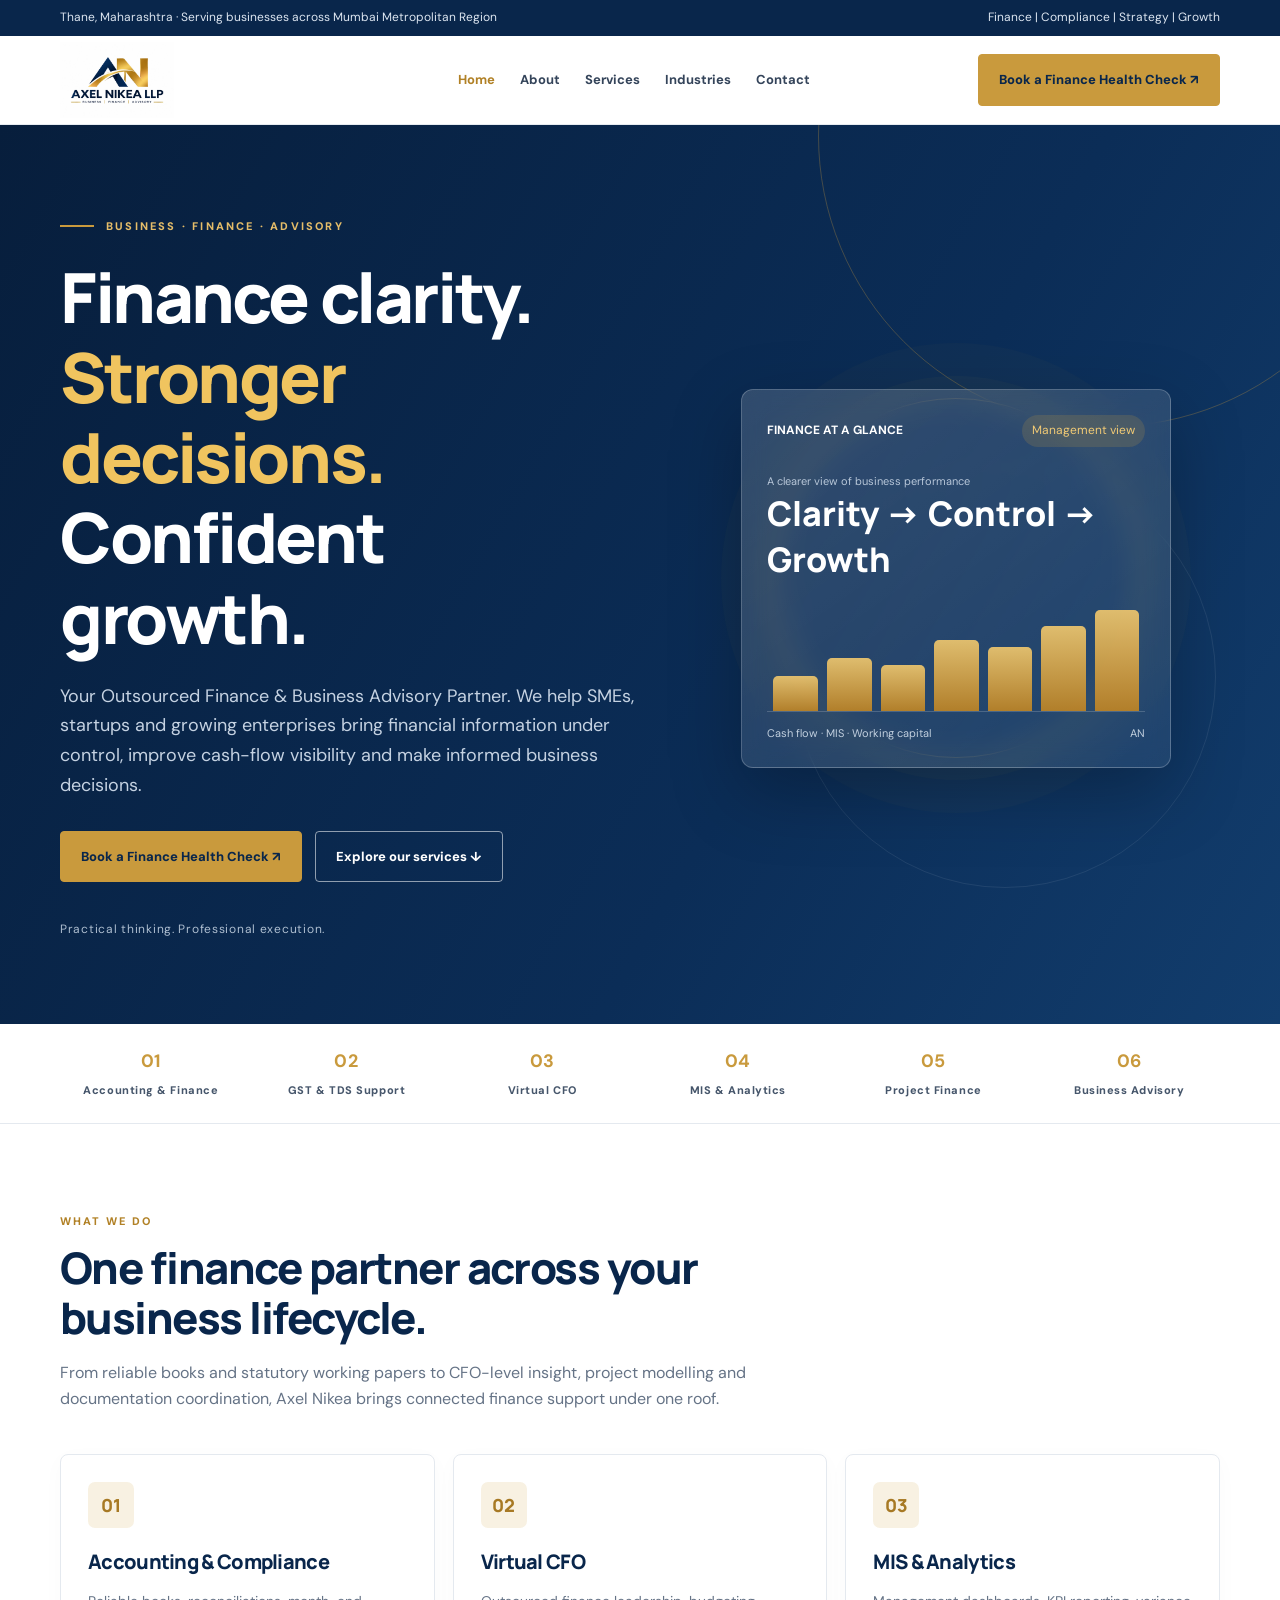
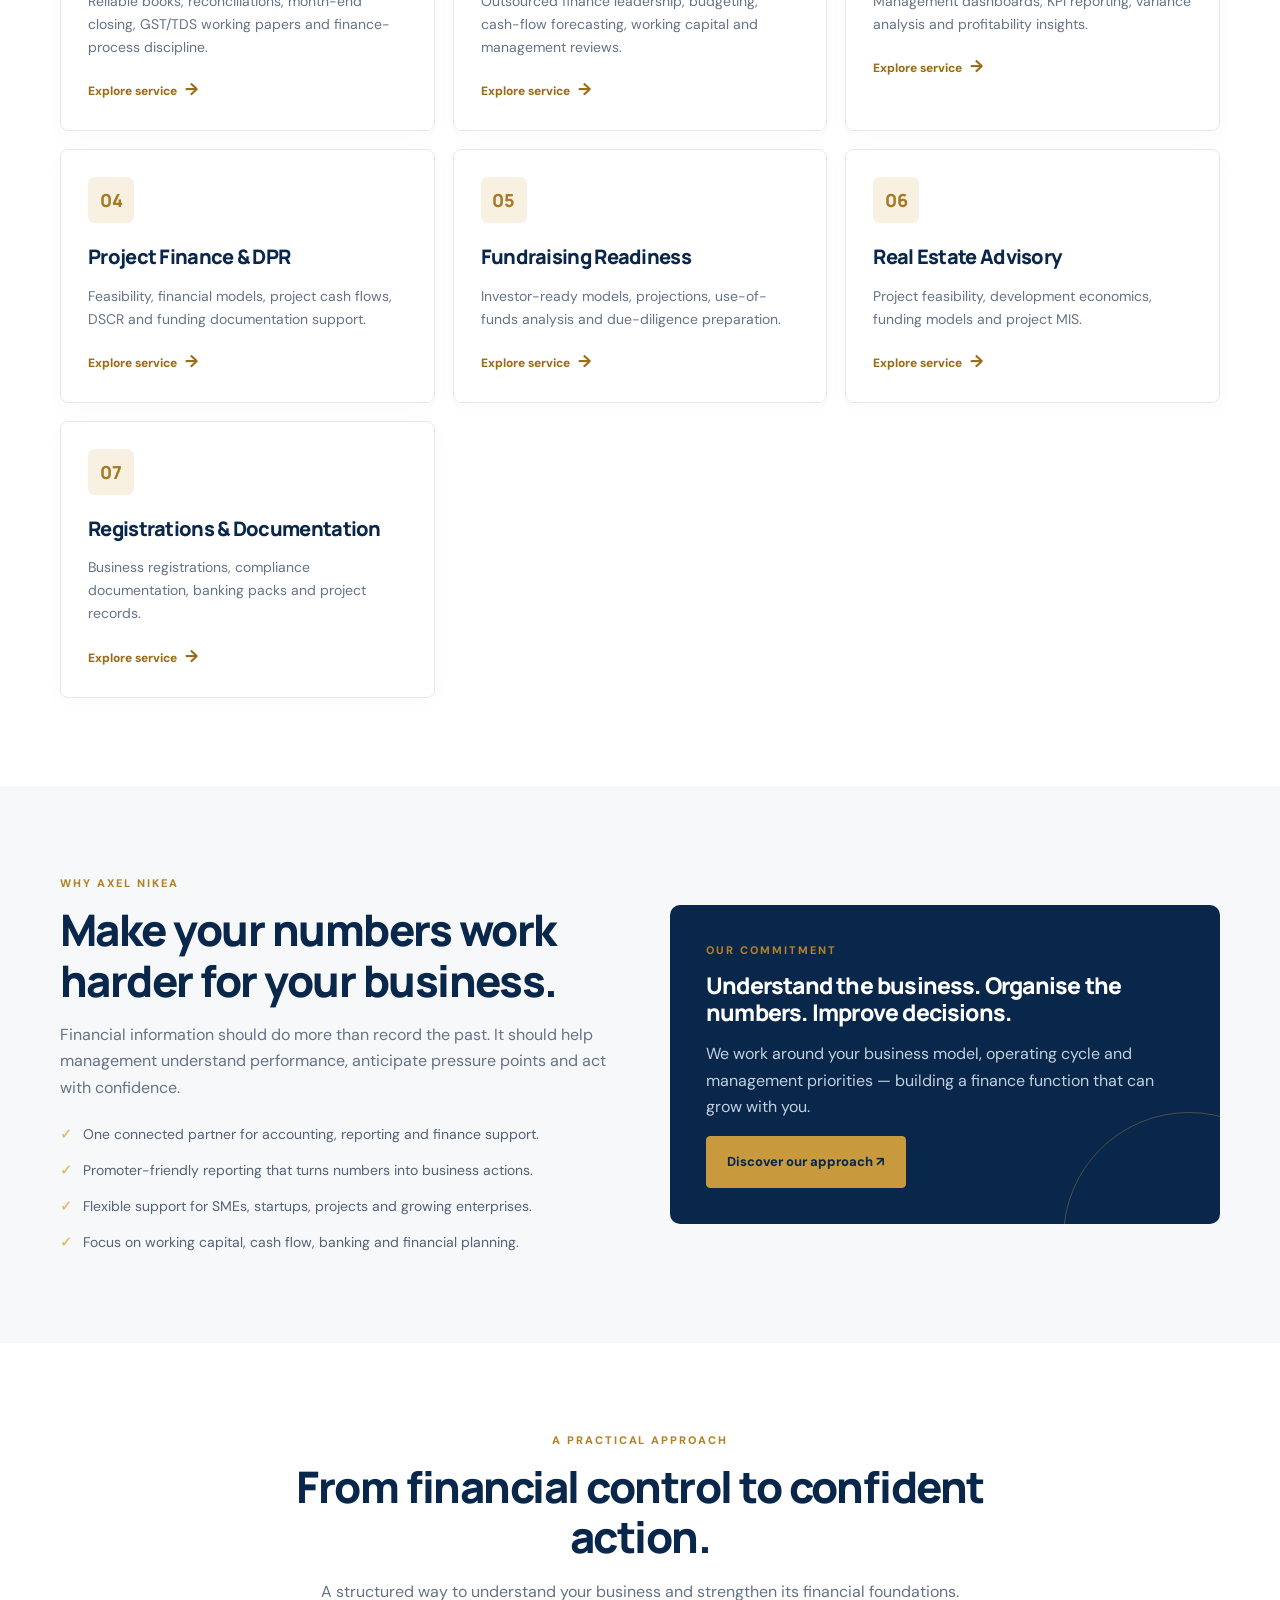
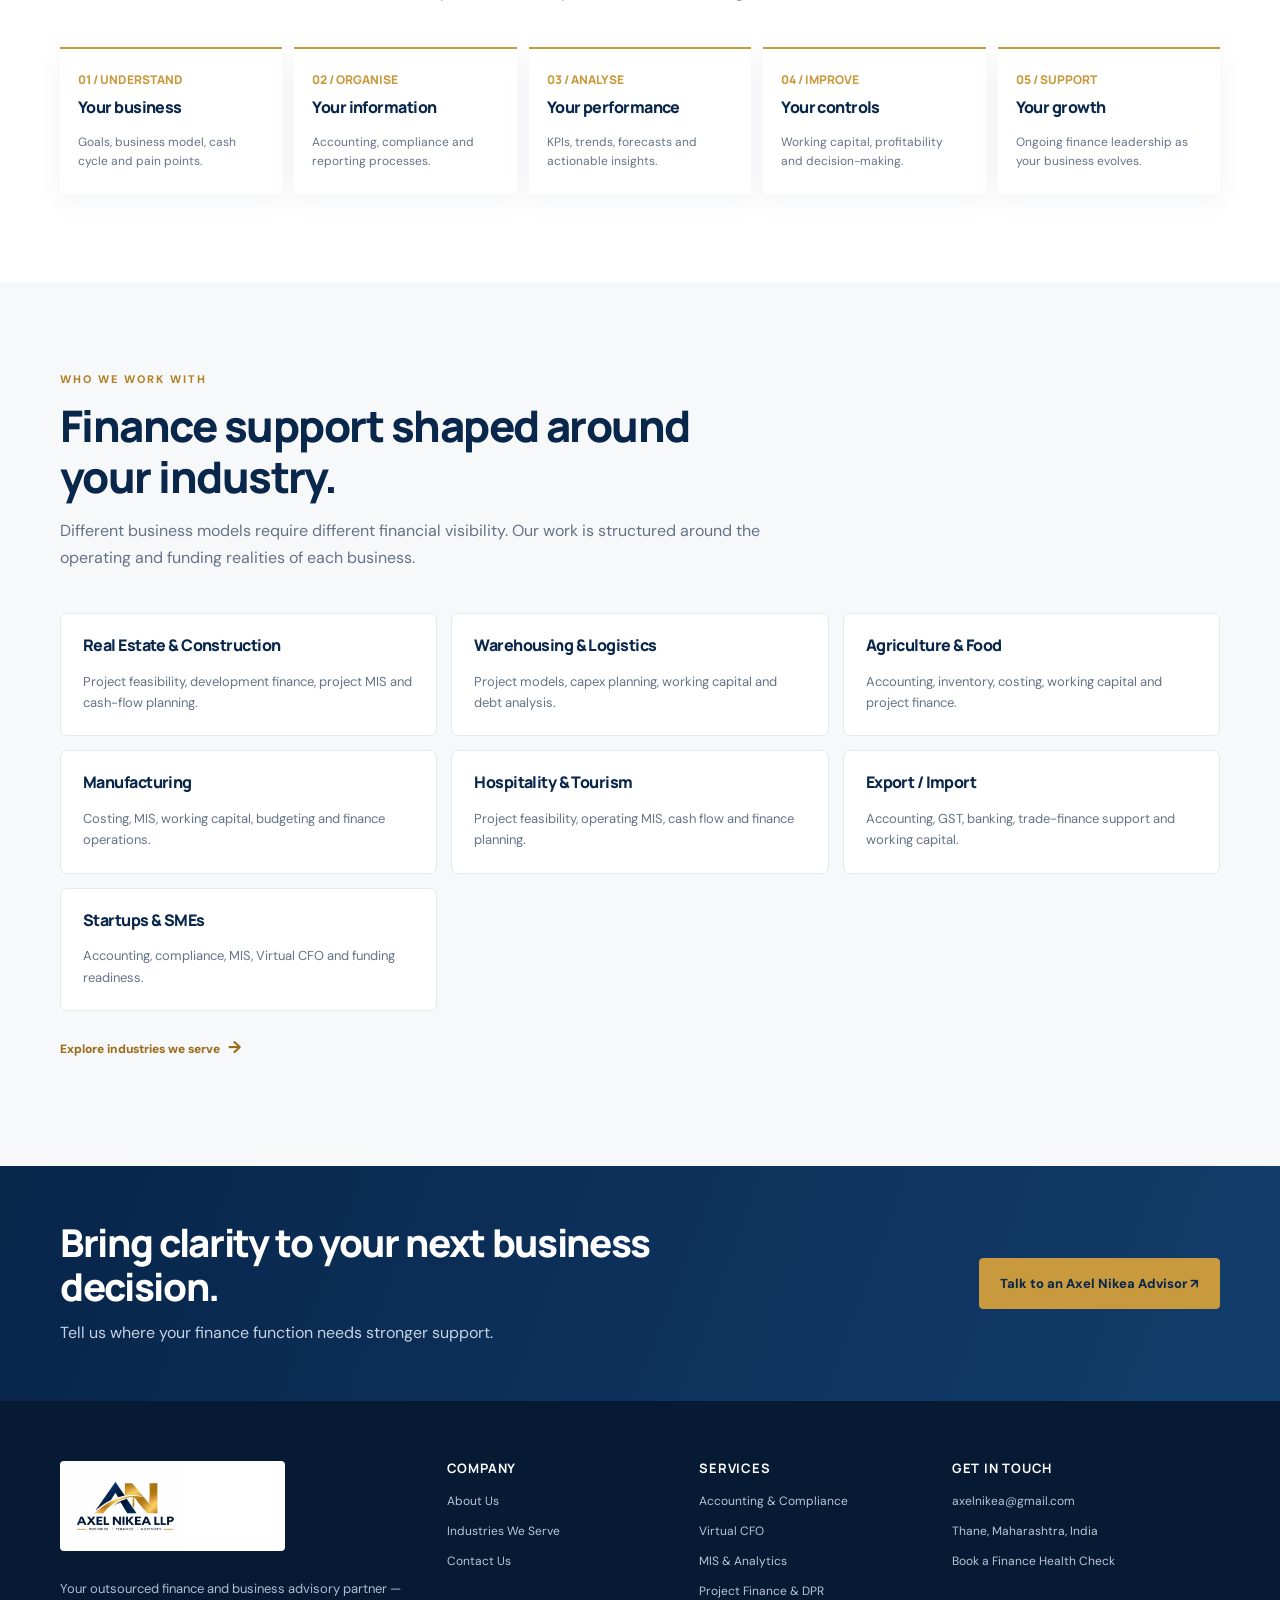
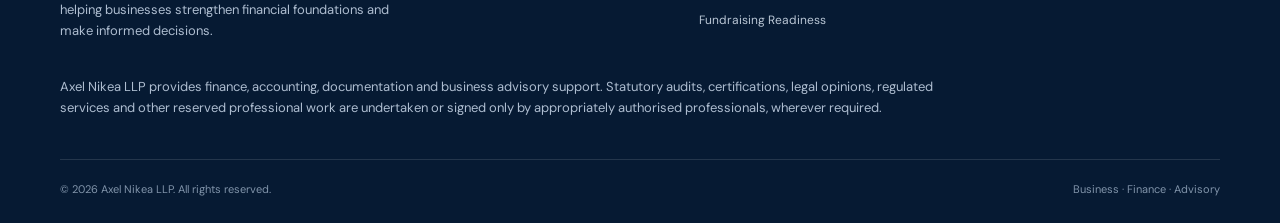
<file: index.html>
<!doctype html><html lang="en"><head><meta charset="utf-8"><meta name="viewport" content="width=device-width,initial-scale=1"><meta name="description" content="Axel Nikea LLP is an outsourced finance and business advisory partner for SMEs, startups, promoters and growing enterprises."><meta name="theme-color" content="#09264b"><title>Finance & Business Advisory | Axel Nikea LLP</title><link rel="icon" href="assets/axel-nikea-icon.webp"><link rel="stylesheet" href="styles.css"></head><body><div class="topbar"><div class="container"><span>Thane, Maharashtra · Serving businesses across Mumbai Metropolitan Region</span><span>Finance | Compliance | Strategy | Growth</span></div></div><header class="site-header"><div class="container nav"><a class="brand" href="index.html" aria-label="Axel Nikea home"><img src="assets/axel-nikea-logo.webp" alt="Axel Nikea LLP — Business Finance Advisory"></a><button class="menu-toggle" aria-label="Open navigation" aria-expanded="false">☰</button><nav class="navlinks"><a class="active" href="index.html">Home</a><a class="" href="about.html">About</a><a class="" href="services.html">Services</a><a class="" href="industries.html">Industries</a><a class="" href="contact.html">Contact</a></nav><a class="nav-cta" href="contact.html">Book a Finance Health Check ↗</a></div></header><main><section class="hero"><div class="container hero-grid"><div><div class="eyebrow">Business · Finance · Advisory</div><h1>Finance clarity.<br><span>Stronger decisions.</span><br>Confident growth.</h1><p class="hero-copy">Your Outsourced Finance & Business Advisory Partner. We help SMEs, startups and growing enterprises bring financial information under control, improve cash-flow visibility and make informed business decisions.</p><div class="hero-actions"><a class="btn" href="contact.html">Book a Finance Health Check ↗</a><a class="btn btn-outline" href="services.html">Explore our services ↓</a></div><div class="hero-note">Practical thinking. Professional execution.</div></div><div class="visual-panel"><div class="orb"></div><div class="dashboard"><div class="dash-head"><strong>FINANCE AT A GLANCE</strong><span class="dash-chip">Management view</span></div><div class="dash-sub">A clearer view of business performance</div><div class="dash-value">Clarity → Control → Growth</div><div class="chart"><i style="height:32%"></i><i style="height:48%"></i><i style="height:42%"></i><i style="height:65%"></i><i style="height:58%"></i><i style="height:78%"></i><i style="height:92%"></i></div><div class="dash-foot"><span>Cash flow · MIS · Working capital</span><span>AN</span></div></div></div></div></section><section class="trust"><div class="container trust-row"><div class="trust-item"><b>01</b>Accounting & Finance</div><div class="trust-item"><b>02</b>GST & TDS Support</div><div class="trust-item"><b>03</b>Virtual CFO</div><div class="trust-item"><b>04</b>MIS & Analytics</div><div class="trust-item"><b>05</b>Project Finance</div><div class="trust-item"><b>06</b>Business Advisory</div></div></section><section class="section"><div class="container"><div class="section-head"><div class="kicker">What we do</div><h2>One finance partner across your business lifecycle.</h2><p>From reliable books and statutory working papers to CFO-level insight, project modelling and documentation coordination, Axel Nikea brings connected finance support under one roof.</p></div><div class="cards"><article class="card"><div class="card-icon">01</div><h3>Accounting & Compliance</h3><p>Reliable books, reconciliations, month-end closing, GST/TDS working papers and finance-process discipline.</p><a class="text-link" href="accounting-compliance.html">Explore service <span>→</span></a></article><article class="card"><div class="card-icon">02</div><h3>Virtual CFO</h3><p>Outsourced finance leadership, budgeting, cash-flow forecasting, working capital and management reviews.</p><a class="text-link" href="virtual-cfo.html">Explore service <span>→</span></a></article><article class="card"><div class="card-icon">03</div><h3>MIS & Analytics</h3><p>Management dashboards, KPI reporting, variance analysis and profitability insights.</p><a class="text-link" href="mis-analytics.html">Explore service <span>→</span></a></article><article class="card"><div class="card-icon">04</div><h3>Project Finance & DPR</h3><p>Feasibility, financial models, project cash flows, DSCR and funding documentation support.</p><a class="text-link" href="project-finance.html">Explore service <span>→</span></a></article><article class="card"><div class="card-icon">05</div><h3>Fundraising Readiness</h3><p>Investor-ready models, projections, use-of-funds analysis and due-diligence preparation.</p><a class="text-link" href="fundraising.html">Explore service <span>→</span></a></article><article class="card"><div class="card-icon">06</div><h3>Real Estate Advisory</h3><p>Project feasibility, development economics, funding models and project MIS.</p><a class="text-link" href="real-estate.html">Explore service <span>→</span></a></article><article class="card"><div class="card-icon">07</div><h3>Registrations & Documentation</h3><p>Business registrations, compliance documentation, banking packs and project records.</p><a class="text-link" href="documentation.html">Explore service <span>→</span></a></article></div></div></section><section class="section section-soft"><div class="container split"><div><div class="kicker">Why Axel Nikea</div><h2>Make your numbers work harder for your business.</h2><p>Financial information should do more than record the past. It should help management understand performance, anticipate pressure points and act with confidence.</p><ul class="check-list" style="color:#536276"><li style="color:#536276">One connected partner for accounting, reporting and finance support.</li><li style="color:#536276">Promoter-friendly reporting that turns numbers into business actions.</li><li style="color:#536276">Flexible support for SMEs, startups, projects and growing enterprises.</li><li style="color:#536276">Focus on working capital, cash flow, banking and financial planning.</li></ul></div><div class="feature-box"><div class="kicker">Our commitment</div><h3>Understand the business. Organise the numbers. Improve decisions.</h3><p>We work around your business model, operating cycle and management priorities — building a finance function that can grow with you.</p><a class="btn" href="about.html">Discover our approach ↗</a></div></div></section><section class="section"><div class="container"><div class="section-head center"><div class="kicker">A practical approach</div><h2>From financial control to confident action.</h2><p>A structured way to understand your business and strengthen its financial foundations.</p></div><div class="steps"><div class="step"><strong>01 / UNDERSTAND</strong><h3>Your business</h3><p>Goals, business model, cash cycle and pain points.</p></div><div class="step"><strong>02 / ORGANISE</strong><h3>Your information</h3><p>Accounting, compliance and reporting processes.</p></div><div class="step"><strong>03 / ANALYSE</strong><h3>Your performance</h3><p>KPIs, trends, forecasts and actionable insights.</p></div><div class="step"><strong>04 / IMPROVE</strong><h3>Your controls</h3><p>Working capital, profitability and decision-making.</p></div><div class="step"><strong>05 / SUPPORT</strong><h3>Your growth</h3><p>Ongoing finance leadership as your business evolves.</p></div></div></div></section><section class="section section-soft"><div class="container"><div class="section-head"><div class="kicker">Who we work with</div><h2>Finance support shaped around your industry.</h2><p>Different business models require different financial visibility. Our work is structured around the operating and funding realities of each business.</p></div><div class="industries"><div class="industry"><h3>Real Estate & Construction</h3><p>Project feasibility, development finance, project MIS and cash-flow planning.</p></div><div class="industry"><h3>Warehousing & Logistics</h3><p>Project models, capex planning, working capital and debt analysis.</p></div><div class="industry"><h3>Agriculture & Food</h3><p>Accounting, inventory, costing, working capital and project finance.</p></div><div class="industry"><h3>Manufacturing</h3><p>Costing, MIS, working capital, budgeting and finance operations.</p></div><div class="industry"><h3>Hospitality & Tourism</h3><p>Project feasibility, operating MIS, cash flow and finance planning.</p></div><div class="industry"><h3>Export / Import</h3><p>Accounting, GST, banking, trade-finance support and working capital.</p></div><div class="industry"><h3>Startups & SMEs</h3><p>Accounting, compliance, MIS, Virtual CFO and funding readiness.</p></div></div><p style="margin-top:22px"><a class="text-link" href="industries.html">Explore industries we serve <span>→</span></a></p></div></section></main><section class="cta-band"><div class="container cta-inner"><div><h2>Bring clarity to your next business decision.</h2><p>Tell us where your finance function needs stronger support.</p></div><a class="btn" href="contact.html">Talk to an Axel Nikea Advisor ↗</a></div></section><footer class="footer"><div class="container"><div class="footer-grid"><div><img class="footer-logo" src="assets/axel-nikea-logo.webp" alt="Axel Nikea LLP logo"><p>Your outsourced finance and business advisory partner — helping businesses strengthen financial foundations and make informed decisions.</p></div><div><h4>COMPANY</h4><a href="about.html">About Us</a><a href="industries.html">Industries We Serve</a><a href="contact.html">Contact Us</a></div><div><h4>SERVICES</h4><a href="accounting-compliance.html">Accounting & Compliance</a><a href="virtual-cfo.html">Virtual CFO</a><a href="mis-analytics.html">MIS & Analytics</a><a href="project-finance.html">Project Finance & DPR</a><a href="fundraising.html">Fundraising Readiness</a></div><div><h4>GET IN TOUCH</h4><a href="mailto:axelnikea@gmail.com">axelnikea@gmail.com</a><a href="contact.html">Thane, Maharashtra, India</a><a href="contact.html">Book a Finance Health Check</a></div></div><p class="disclaimer">Axel Nikea LLP provides finance, accounting, documentation and business advisory support. Statutory audits, certifications, legal opinions, regulated services and other reserved professional work are undertaken or signed only by appropriately authorised professionals, wherever required.</p><div class="copyright"><span>© <span id="year"></span> Axel Nikea LLP. All rights reserved.</span><span>Business · Finance · Advisory</span></div></div></footer><a class="btn mobile-cta" href="contact.html">Book a Finance Health Check ↗</a><script src="script.js"></script></body></html>
</file>
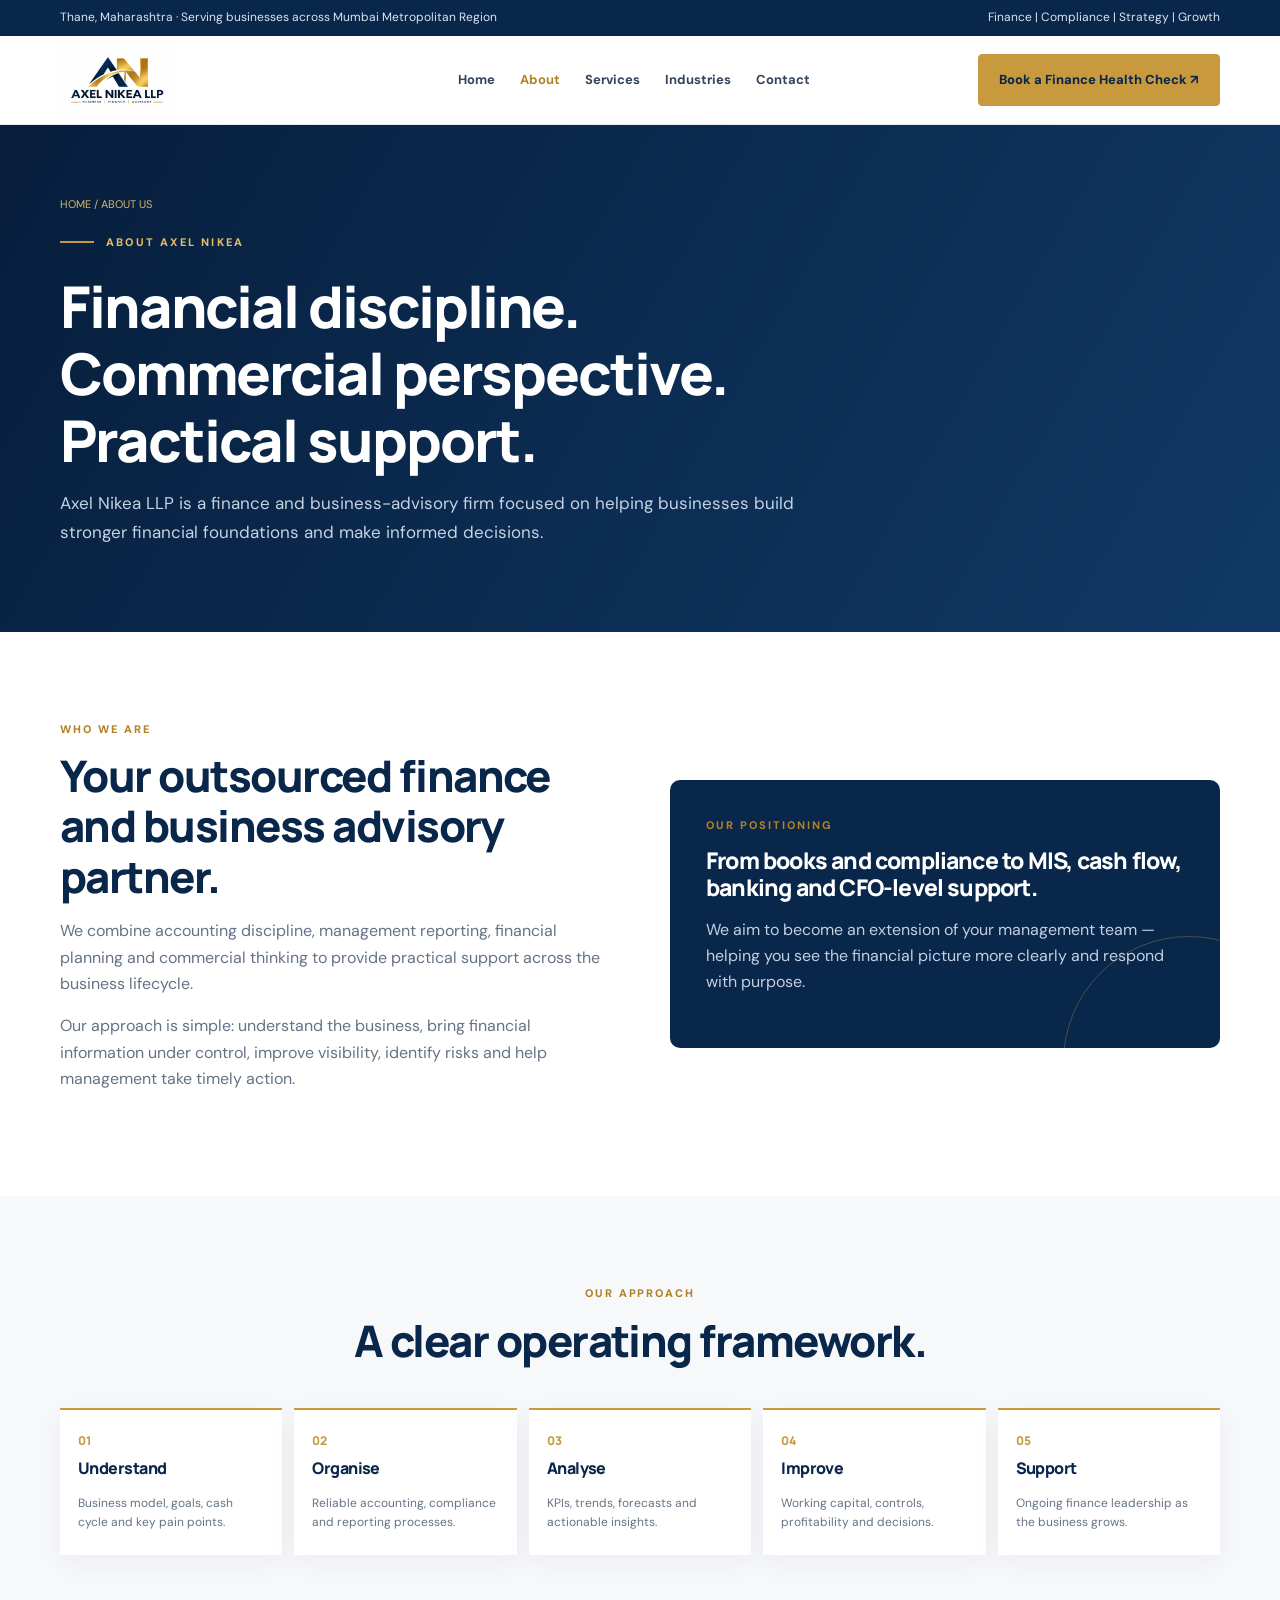
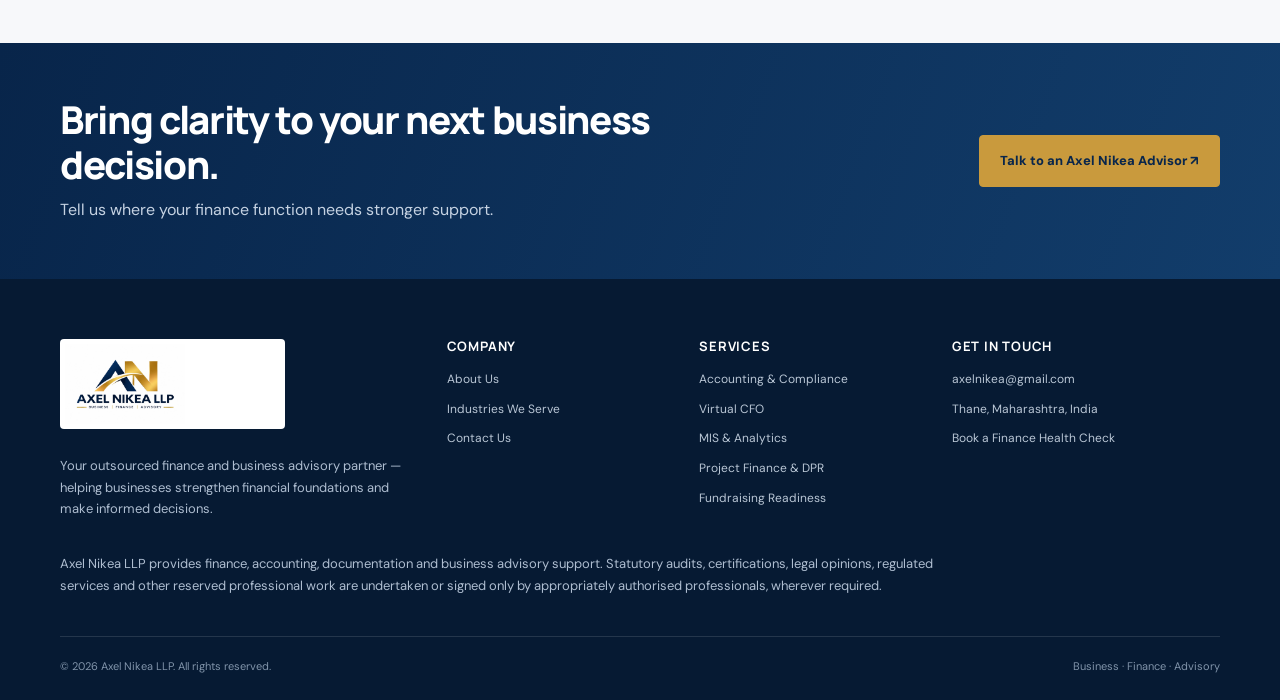
<file: about.html>
<!doctype html><html lang="en"><head><meta charset="utf-8"><meta name="viewport" content="width=device-width,initial-scale=1"><meta name="description" content="Learn about Axel Nikea LLP and its approach to outsourced finance and business advisory."><meta name="theme-color" content="#09264b"><title>About Us | Axel Nikea LLP</title><link rel="icon" href="assets/axel-nikea-icon.webp"><link rel="stylesheet" href="styles.css"></head><body><div class="topbar"><div class="container"><span>Thane, Maharashtra · Serving businesses across Mumbai Metropolitan Region</span><span>Finance | Compliance | Strategy | Growth</span></div></div><header class="site-header"><div class="container nav"><a class="brand" href="index.html" aria-label="Axel Nikea home"><img src="assets/axel-nikea-logo.webp" alt="Axel Nikea LLP — Business Finance Advisory"></a><button class="menu-toggle" aria-label="Open navigation" aria-expanded="false">☰</button><nav class="navlinks"><a class="" href="index.html">Home</a><a class="active" href="about.html">About</a><a class="" href="services.html">Services</a><a class="" href="industries.html">Industries</a><a class="" href="contact.html">Contact</a></nav><a class="nav-cta" href="contact.html">Book a Finance Health Check ↗</a></div></header><main><section class="page-hero"><div class="container"><div class="breadcrumbs">HOME / ABOUT US</div><div class="eyebrow">About Axel Nikea</div><h1>Financial discipline. Commercial perspective. Practical support.</h1><p>Axel Nikea LLP is a finance and business-advisory firm focused on helping businesses build stronger financial foundations and make informed decisions.</p></div></section><section class="section"><div class="container split"><div><div class="kicker">Who we are</div><h2>Your outsourced finance and business advisory partner.</h2><p>We combine accounting discipline, management reporting, financial planning and commercial thinking to provide practical support across the business lifecycle.</p><p>Our approach is simple: understand the business, bring financial information under control, improve visibility, identify risks and help management take timely action.</p></div><div class="feature-box"><div class="kicker">Our positioning</div><h3>From books and compliance to MIS, cash flow, banking and CFO-level support.</h3><p>We aim to become an extension of your management team — helping you see the financial picture more clearly and respond with purpose.</p></div></div></section><section class="section section-soft"><div class="container"><div class="section-head center"><div class="kicker">Our approach</div><h2>A clear operating framework.</h2></div><div class="steps"><div class="step"><strong>01</strong><h3>Understand</h3><p>Business model, goals, cash cycle and key pain points.</p></div><div class="step"><strong>02</strong><h3>Organise</h3><p>Reliable accounting, compliance and reporting processes.</p></div><div class="step"><strong>03</strong><h3>Analyse</h3><p>KPIs, trends, forecasts and actionable insights.</p></div><div class="step"><strong>04</strong><h3>Improve</h3><p>Working capital, controls, profitability and decisions.</p></div><div class="step"><strong>05</strong><h3>Support</h3><p>Ongoing finance leadership as the business grows.</p></div></div></div></section></main><section class="cta-band"><div class="container cta-inner"><div><h2>Bring clarity to your next business decision.</h2><p>Tell us where your finance function needs stronger support.</p></div><a class="btn" href="contact.html">Talk to an Axel Nikea Advisor ↗</a></div></section><footer class="footer"><div class="container"><div class="footer-grid"><div><img class="footer-logo" src="assets/axel-nikea-logo.webp" alt="Axel Nikea LLP logo"><p>Your outsourced finance and business advisory partner — helping businesses strengthen financial foundations and make informed decisions.</p></div><div><h4>COMPANY</h4><a href="about.html">About Us</a><a href="industries.html">Industries We Serve</a><a href="contact.html">Contact Us</a></div><div><h4>SERVICES</h4><a href="accounting-compliance.html">Accounting & Compliance</a><a href="virtual-cfo.html">Virtual CFO</a><a href="mis-analytics.html">MIS & Analytics</a><a href="project-finance.html">Project Finance & DPR</a><a href="fundraising.html">Fundraising Readiness</a></div><div><h4>GET IN TOUCH</h4><a href="mailto:axelnikea@gmail.com">axelnikea@gmail.com</a><a href="contact.html">Thane, Maharashtra, India</a><a href="contact.html">Book a Finance Health Check</a></div></div><p class="disclaimer">Axel Nikea LLP provides finance, accounting, documentation and business advisory support. Statutory audits, certifications, legal opinions, regulated services and other reserved professional work are undertaken or signed only by appropriately authorised professionals, wherever required.</p><div class="copyright"><span>© <span id="year"></span> Axel Nikea LLP. All rights reserved.</span><span>Business · Finance · Advisory</span></div></div></footer><a class="btn mobile-cta" href="contact.html">Book a Finance Health Check ↗</a><script src="script.js"></script></body></html>
</file>
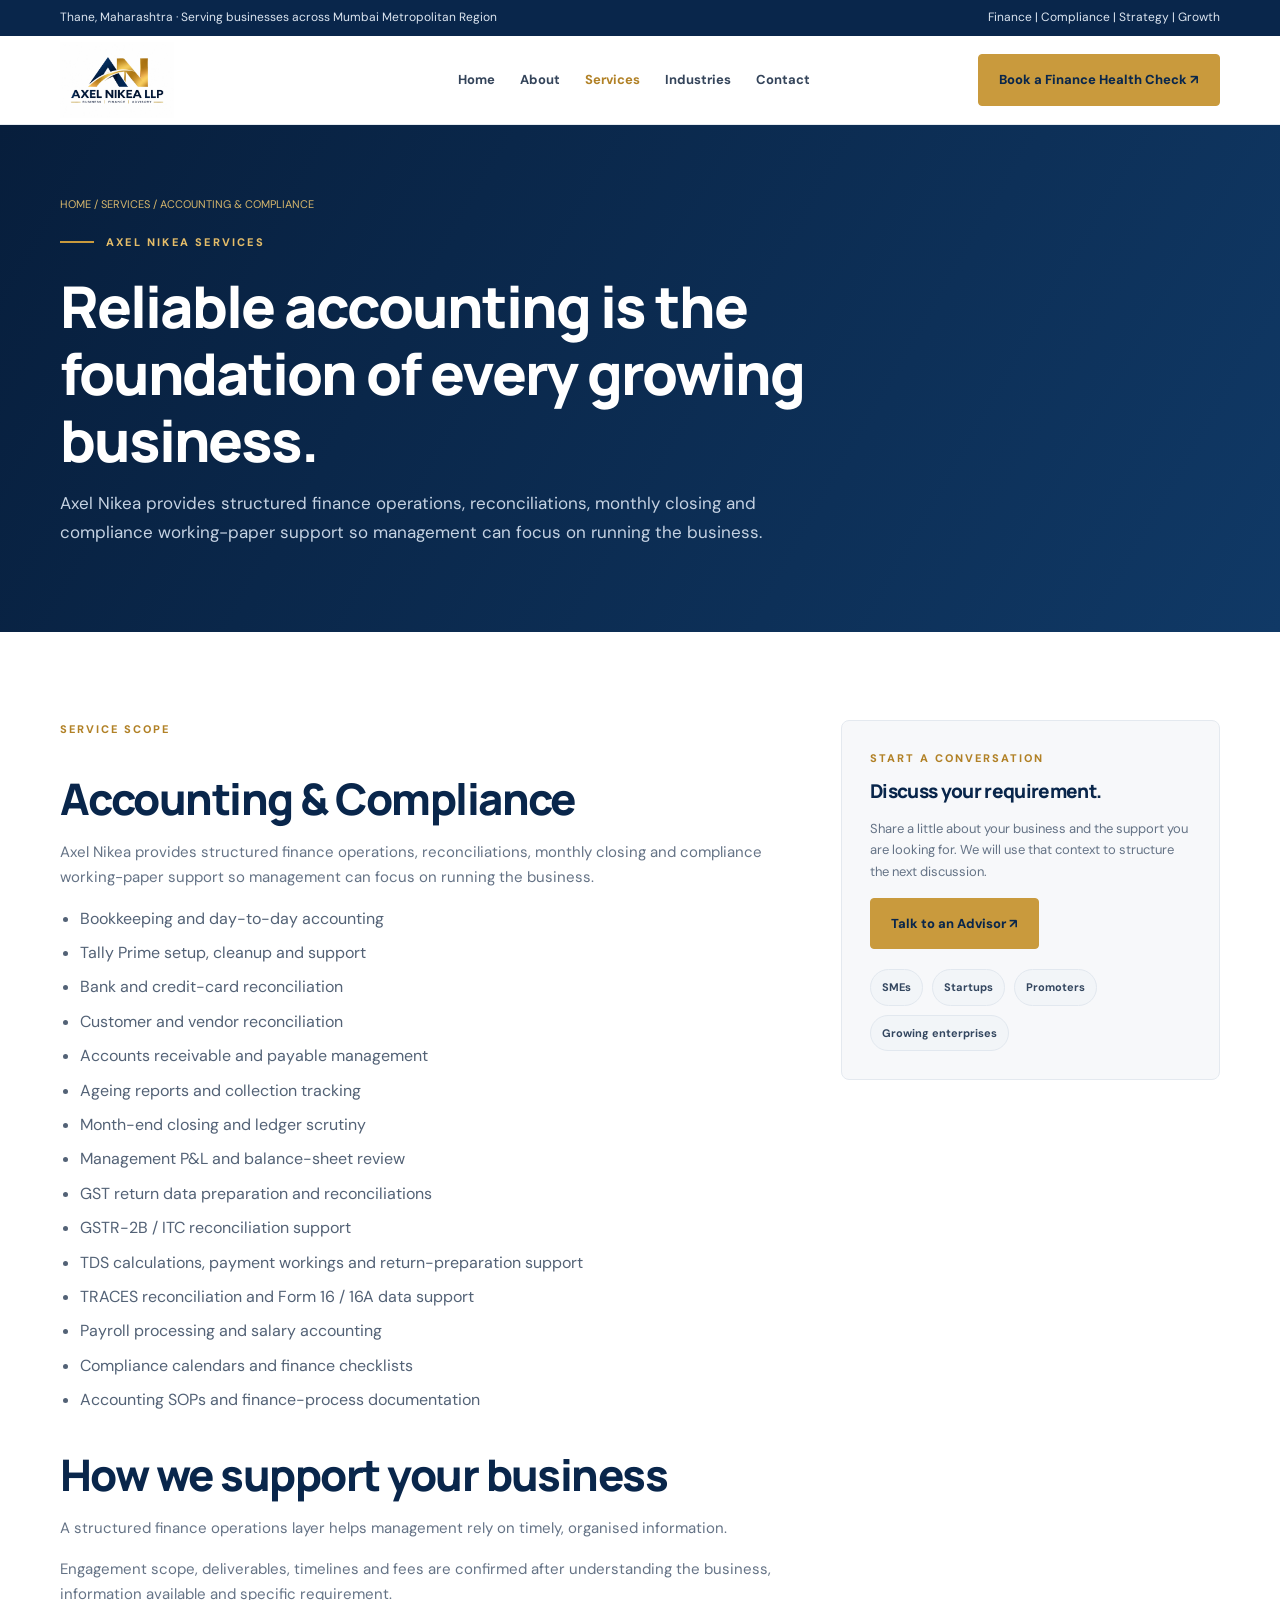
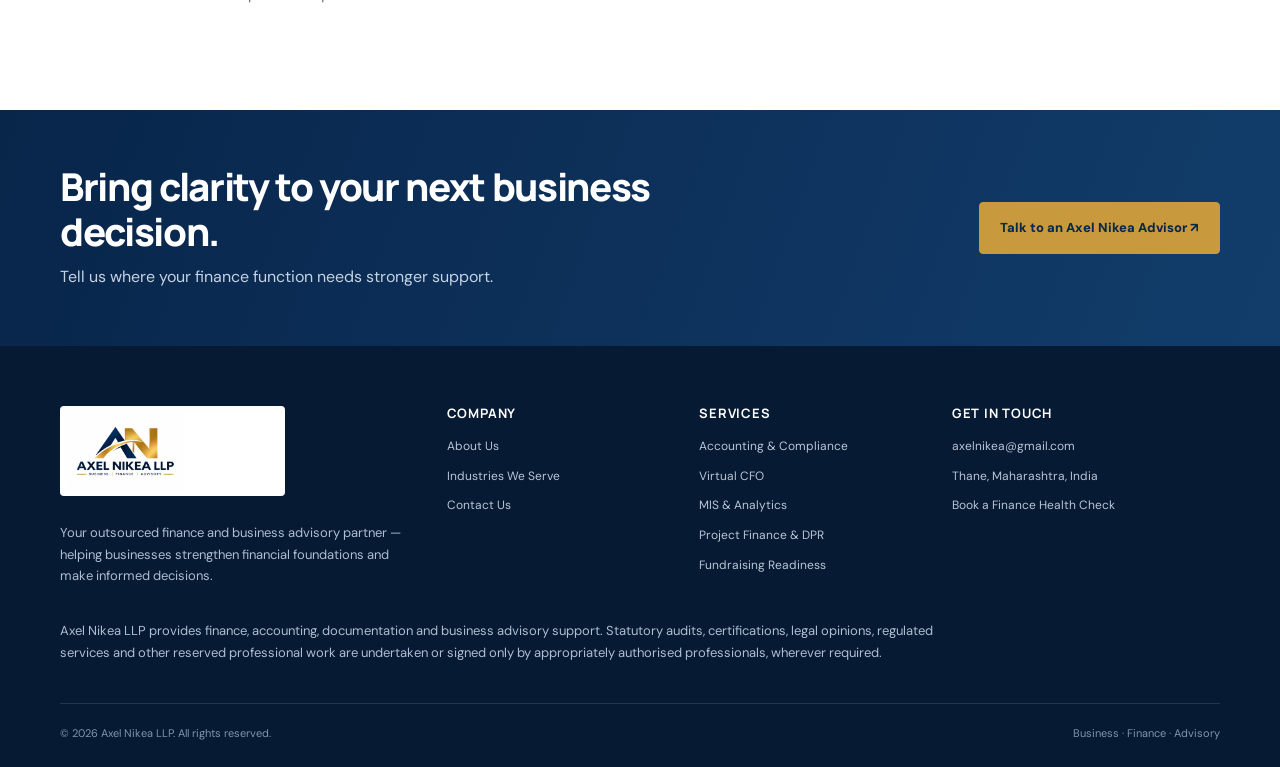
<file: accounting-compliance.html>
<!doctype html><html lang="en"><head><meta charset="utf-8"><meta name="viewport" content="width=device-width,initial-scale=1"><meta name="description" content="Axel Nikea provides structured finance operations, reconciliations, monthly closing and compliance working-paper support so management can focus on running the business."><meta name="theme-color" content="#09264b"><title>Accounting & Compliance | Axel Nikea LLP</title><link rel="icon" href="assets/axel-nikea-icon.webp"><link rel="stylesheet" href="styles.css"></head><body><div class="topbar"><div class="container"><span>Thane, Maharashtra · Serving businesses across Mumbai Metropolitan Region</span><span>Finance | Compliance | Strategy | Growth</span></div></div><header class="site-header"><div class="container nav"><a class="brand" href="index.html" aria-label="Axel Nikea home"><img src="assets/axel-nikea-logo.webp" alt="Axel Nikea LLP — Business Finance Advisory"></a><button class="menu-toggle" aria-label="Open navigation" aria-expanded="false">☰</button><nav class="navlinks"><a class="" href="index.html">Home</a><a class="" href="about.html">About</a><a class="active" href="services.html">Services</a><a class="" href="industries.html">Industries</a><a class="" href="contact.html">Contact</a></nav><a class="nav-cta" href="contact.html">Book a Finance Health Check ↗</a></div></header><main><section class="page-hero"><div class="container"><div class="breadcrumbs"><a href="index.html">HOME</a> / SERVICES / ACCOUNTING & COMPLIANCE</div><div class="eyebrow">Axel Nikea services</div><h1>Reliable accounting is the foundation of every growing business.</h1><p>Axel Nikea provides structured finance operations, reconciliations, monthly closing and compliance working-paper support so management can focus on running the business.</p></div></section><section class="section"><div class="container service-layout"><article class="content"><div class="kicker">Service scope</div><h2>Accounting & Compliance</h2><p>Axel Nikea provides structured finance operations, reconciliations, monthly closing and compliance working-paper support so management can focus on running the business.</p><ul><li>Bookkeeping and day-to-day accounting</li><li>Tally Prime setup, cleanup and support</li><li>Bank and credit-card reconciliation</li><li>Customer and vendor reconciliation</li><li>Accounts receivable and payable management</li><li>Ageing reports and collection tracking</li><li>Month-end closing and ledger scrutiny</li><li>Management P&L and balance-sheet review</li><li>GST return data preparation and reconciliations</li><li>GSTR-2B / ITC reconciliation support</li><li>TDS calculations, payment workings and return-preparation support</li><li>TRACES reconciliation and Form 16 / 16A data support</li><li>Payroll processing and salary accounting</li><li>Compliance calendars and finance checklists</li><li>Accounting SOPs and finance-process documentation</li></ul><h2>How we support your business</h2><p>A structured finance operations layer helps management rely on timely, organised information.</p><p>Engagement scope, deliverables, timelines and fees are confirmed after understanding the business, information available and specific requirement.</p></article><aside class="side-card"><div class="kicker">Start a conversation</div><h3>Discuss your requirement.</h3><p>Share a little about your business and the support you are looking for. We will use that context to structure the next discussion.</p><a class="btn" href="contact.html">Talk to an Advisor ↗</a><div class="pill-list"><span class="pill">SMEs</span><span class="pill">Startups</span><span class="pill">Promoters</span><span class="pill">Growing enterprises</span></div></aside></div></section></main><section class="cta-band"><div class="container cta-inner"><div><h2>Bring clarity to your next business decision.</h2><p>Tell us where your finance function needs stronger support.</p></div><a class="btn" href="contact.html">Talk to an Axel Nikea Advisor ↗</a></div></section><footer class="footer"><div class="container"><div class="footer-grid"><div><img class="footer-logo" src="assets/axel-nikea-logo.webp" alt="Axel Nikea LLP logo"><p>Your outsourced finance and business advisory partner — helping businesses strengthen financial foundations and make informed decisions.</p></div><div><h4>COMPANY</h4><a href="about.html">About Us</a><a href="industries.html">Industries We Serve</a><a href="contact.html">Contact Us</a></div><div><h4>SERVICES</h4><a href="accounting-compliance.html">Accounting & Compliance</a><a href="virtual-cfo.html">Virtual CFO</a><a href="mis-analytics.html">MIS & Analytics</a><a href="project-finance.html">Project Finance & DPR</a><a href="fundraising.html">Fundraising Readiness</a></div><div><h4>GET IN TOUCH</h4><a href="mailto:axelnikea@gmail.com">axelnikea@gmail.com</a><a href="contact.html">Thane, Maharashtra, India</a><a href="contact.html">Book a Finance Health Check</a></div></div><p class="disclaimer">Axel Nikea LLP provides finance, accounting, documentation and business advisory support. Statutory audits, certifications, legal opinions, regulated services and other reserved professional work are undertaken or signed only by appropriately authorised professionals, wherever required.</p><div class="copyright"><span>© <span id="year"></span> Axel Nikea LLP. All rights reserved.</span><span>Business · Finance · Advisory</span></div></div></footer><a class="btn mobile-cta" href="contact.html">Book a Finance Health Check ↗</a><script src="script.js"></script></body></html>
</file>
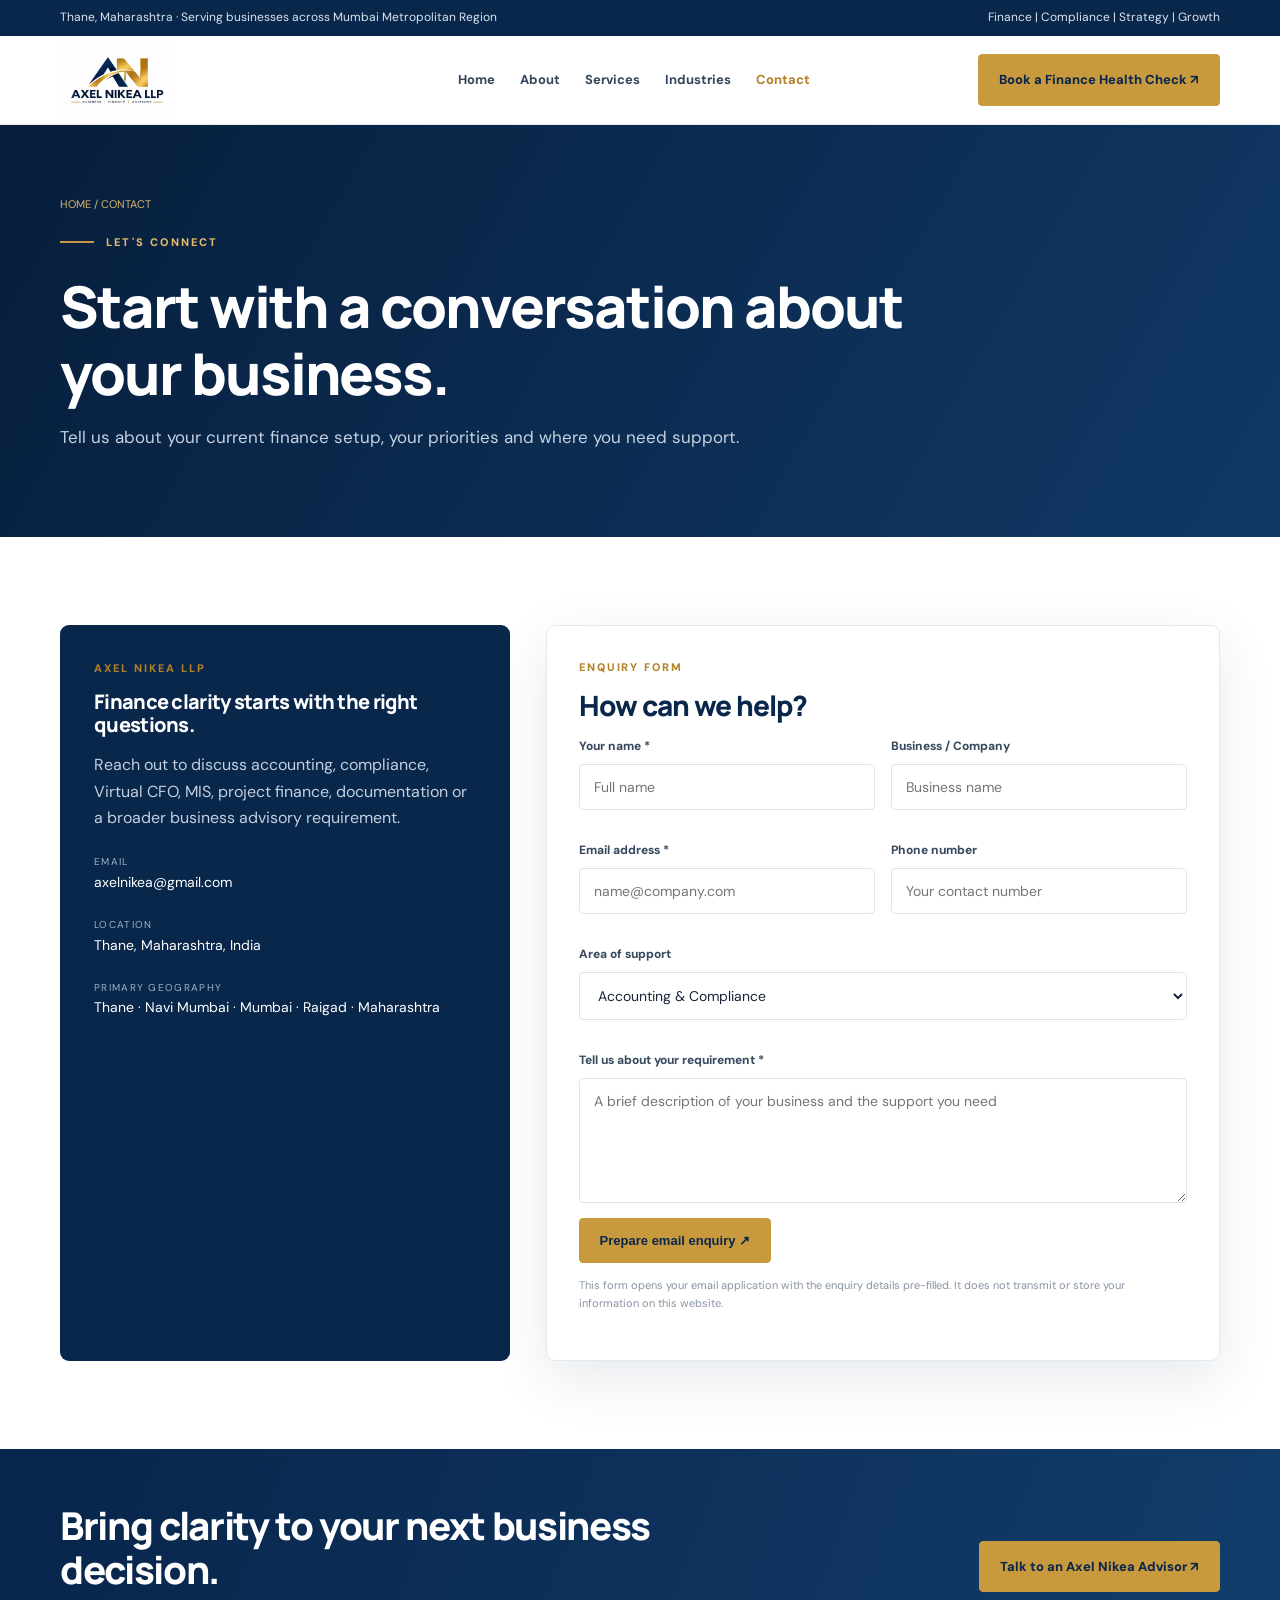
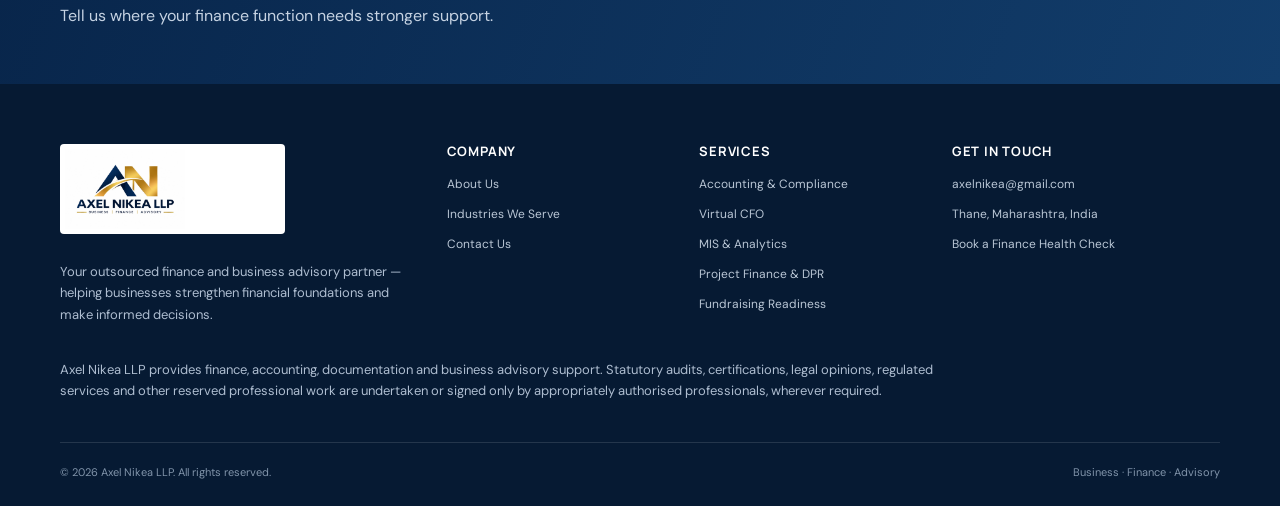
<file: contact.html>
<!doctype html><html lang="en"><head><meta charset="utf-8"><meta name="viewport" content="width=device-width,initial-scale=1"><meta name="description" content="Contact Axel Nikea LLP to discuss accounting, compliance, Virtual CFO, project finance and business advisory requirements."><meta name="theme-color" content="#09264b"><title>Contact Us | Axel Nikea LLP</title><link rel="icon" href="assets/axel-nikea-icon.webp"><link rel="stylesheet" href="styles.css"></head><body><div class="topbar"><div class="container"><span>Thane, Maharashtra · Serving businesses across Mumbai Metropolitan Region</span><span>Finance | Compliance | Strategy | Growth</span></div></div><header class="site-header"><div class="container nav"><a class="brand" href="index.html" aria-label="Axel Nikea home"><img src="assets/axel-nikea-logo.webp" alt="Axel Nikea LLP — Business Finance Advisory"></a><button class="menu-toggle" aria-label="Open navigation" aria-expanded="false">☰</button><nav class="navlinks"><a class="" href="index.html">Home</a><a class="" href="about.html">About</a><a class="" href="services.html">Services</a><a class="" href="industries.html">Industries</a><a class="active" href="contact.html">Contact</a></nav><a class="nav-cta" href="contact.html">Book a Finance Health Check ↗</a></div></header><main><section class="page-hero"><div class="container"><div class="breadcrumbs">HOME / CONTACT</div><div class="eyebrow">Let's connect</div><h1>Start with a conversation about your business.</h1><p>Tell us about your current finance setup, your priorities and where you need support.</p></div></section><section class="section"><div class="container contact-grid"><div class="contact-panel"><div class="kicker">Axel Nikea LLP</div><h3>Finance clarity starts with the right questions.</h3><p>Reach out to discuss accounting, compliance, Virtual CFO, MIS, project finance, documentation or a broader business advisory requirement.</p><div class="contact-item"><small>Email</small><a href="mailto:axelnikea@gmail.com">axelnikea@gmail.com</a></div><div class="contact-item"><small>Location</small>Thane, Maharashtra, India</div><div class="contact-item"><small>Primary geography</small>Thane · Navi Mumbai · Mumbai · Raigad · Maharashtra</div></div><form class="form" id="enquiry-form"><div class="kicker">Enquiry form</div><h2 style="font-size:28px">How can we help?</h2><div class="form-grid"><div class="field"><label for="name">Your name *</label><input id="name" name="name" required placeholder="Full name"></div><div class="field"><label for="company">Business / Company</label><input id="company" name="company" placeholder="Business name"></div><div class="field"><label for="email">Email address *</label><input id="email" name="email" type="email" required placeholder="name@company.com"></div><div class="field"><label for="phone">Phone number</label><input id="phone" name="phone" type="tel" placeholder="Your contact number"></div><div class="field full"><label for="service">Area of support</label><select id="service" name="service"><option>Accounting & Compliance</option><option>Virtual CFO</option><option>MIS & Financial Analytics</option><option>Project Finance & DPR</option><option>Fundraising & Investor Readiness</option><option>Real Estate & Infrastructure Advisory</option><option>Registrations & Documentation</option><option>Other business advisory</option></select></div><div class="field full"><label for="message">Tell us about your requirement *</label><textarea id="message" name="message" required placeholder="A brief description of your business and the support you need"></textarea></div></div><button class="btn" type="submit">Prepare email enquiry ↗</button><p class="form-note">This form opens your email application with the enquiry details pre-filled. It does not transmit or store your information on this website.</p><p id="form-status" class="form-note" aria-live="polite"></p></form></div></section></main><section class="cta-band"><div class="container cta-inner"><div><h2>Bring clarity to your next business decision.</h2><p>Tell us where your finance function needs stronger support.</p></div><a class="btn" href="contact.html">Talk to an Axel Nikea Advisor ↗</a></div></section><footer class="footer"><div class="container"><div class="footer-grid"><div><img class="footer-logo" src="assets/axel-nikea-logo.webp" alt="Axel Nikea LLP logo"><p>Your outsourced finance and business advisory partner — helping businesses strengthen financial foundations and make informed decisions.</p></div><div><h4>COMPANY</h4><a href="about.html">About Us</a><a href="industries.html">Industries We Serve</a><a href="contact.html">Contact Us</a></div><div><h4>SERVICES</h4><a href="accounting-compliance.html">Accounting & Compliance</a><a href="virtual-cfo.html">Virtual CFO</a><a href="mis-analytics.html">MIS & Analytics</a><a href="project-finance.html">Project Finance & DPR</a><a href="fundraising.html">Fundraising Readiness</a></div><div><h4>GET IN TOUCH</h4><a href="mailto:axelnikea@gmail.com">axelnikea@gmail.com</a><a href="contact.html">Thane, Maharashtra, India</a><a href="contact.html">Book a Finance Health Check</a></div></div><p class="disclaimer">Axel Nikea LLP provides finance, accounting, documentation and business advisory support. Statutory audits, certifications, legal opinions, regulated services and other reserved professional work are undertaken or signed only by appropriately authorised professionals, wherever required.</p><div class="copyright"><span>© <span id="year"></span> Axel Nikea LLP. All rights reserved.</span><span>Business · Finance · Advisory</span></div></div></footer><a class="btn mobile-cta" href="contact.html">Book a Finance Health Check ↗</a><script src="script.js"></script></body></html>
</file>
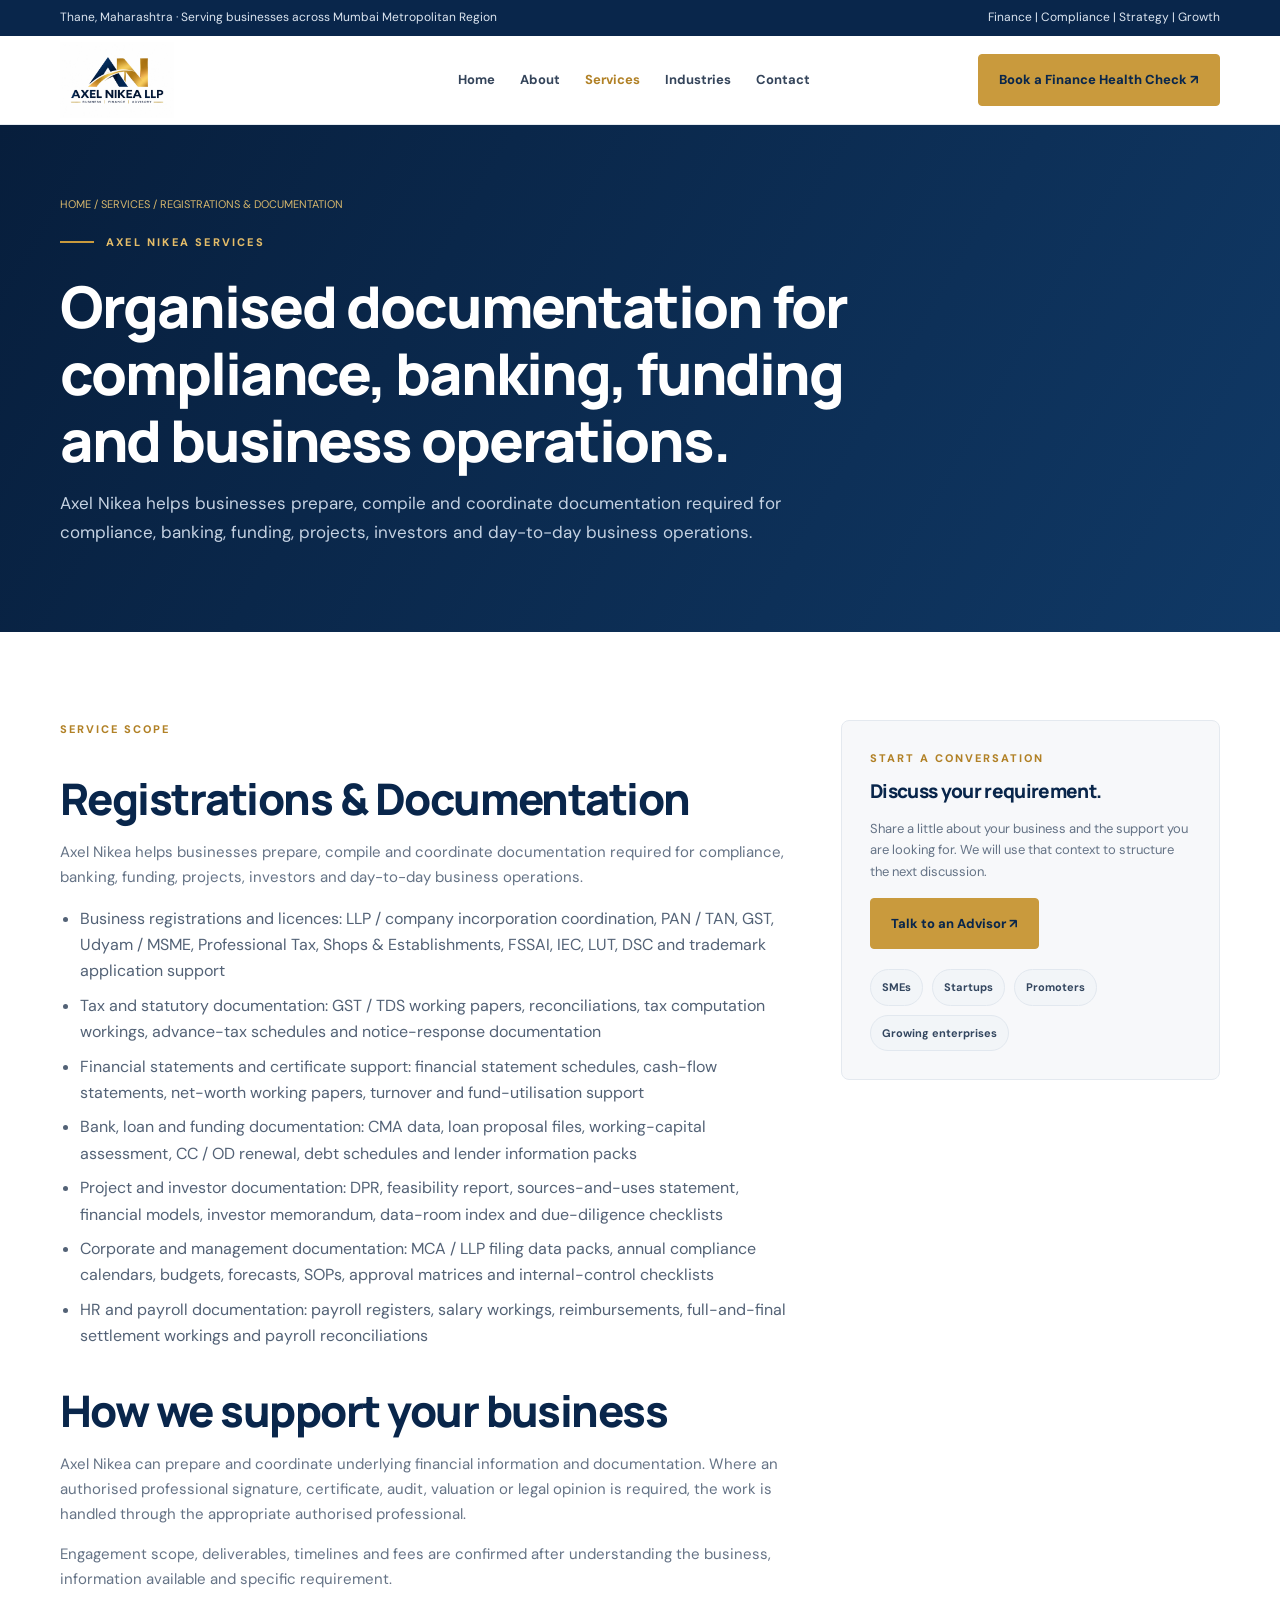
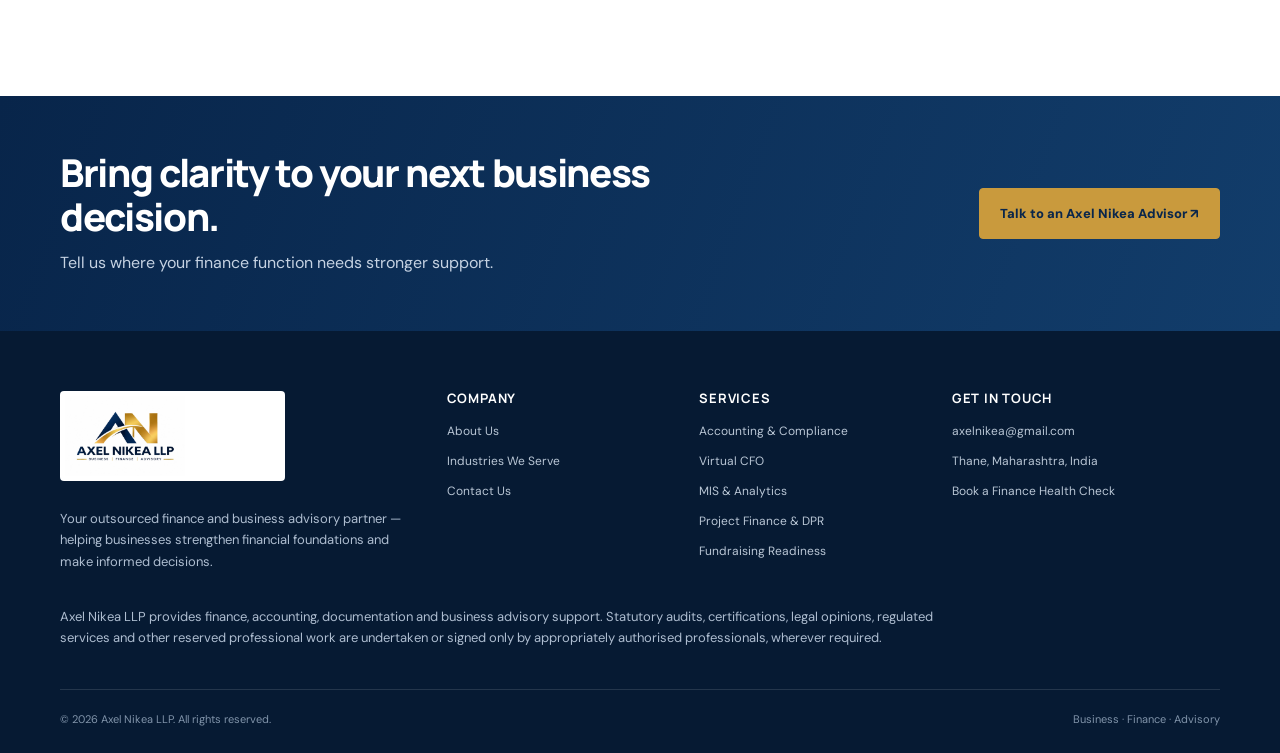
<file: documentation.html>
<!doctype html><html lang="en"><head><meta charset="utf-8"><meta name="viewport" content="width=device-width,initial-scale=1"><meta name="description" content="Axel Nikea helps businesses prepare, compile and coordinate documentation required for compliance, banking, funding, projects, investors and day-to-day business operations."><meta name="theme-color" content="#09264b"><title>Registrations & Documentation | Axel Nikea LLP</title><link rel="icon" href="assets/axel-nikea-icon.webp"><link rel="stylesheet" href="styles.css"></head><body><div class="topbar"><div class="container"><span>Thane, Maharashtra · Serving businesses across Mumbai Metropolitan Region</span><span>Finance | Compliance | Strategy | Growth</span></div></div><header class="site-header"><div class="container nav"><a class="brand" href="index.html" aria-label="Axel Nikea home"><img src="assets/axel-nikea-logo.webp" alt="Axel Nikea LLP — Business Finance Advisory"></a><button class="menu-toggle" aria-label="Open navigation" aria-expanded="false">☰</button><nav class="navlinks"><a class="" href="index.html">Home</a><a class="" href="about.html">About</a><a class="active" href="services.html">Services</a><a class="" href="industries.html">Industries</a><a class="" href="contact.html">Contact</a></nav><a class="nav-cta" href="contact.html">Book a Finance Health Check ↗</a></div></header><main><section class="page-hero"><div class="container"><div class="breadcrumbs"><a href="index.html">HOME</a> / SERVICES / REGISTRATIONS & DOCUMENTATION</div><div class="eyebrow">Axel Nikea services</div><h1>Organised documentation for compliance, banking, funding and business operations.</h1><p>Axel Nikea helps businesses prepare, compile and coordinate documentation required for compliance, banking, funding, projects, investors and day-to-day business operations.</p></div></section><section class="section"><div class="container service-layout"><article class="content"><div class="kicker">Service scope</div><h2>Registrations & Documentation</h2><p>Axel Nikea helps businesses prepare, compile and coordinate documentation required for compliance, banking, funding, projects, investors and day-to-day business operations.</p><ul><li>Business registrations and licences: LLP / company incorporation coordination, PAN / TAN, GST, Udyam / MSME, Professional Tax, Shops & Establishments, FSSAI, IEC, LUT, DSC and trademark application support</li><li>Tax and statutory documentation: GST / TDS working papers, reconciliations, tax computation workings, advance-tax schedules and notice-response documentation</li><li>Financial statements and certificate support: financial statement schedules, cash-flow statements, net-worth working papers, turnover and fund-utilisation support</li><li>Bank, loan and funding documentation: CMA data, loan proposal files, working-capital assessment, CC / OD renewal, debt schedules and lender information packs</li><li>Project and investor documentation: DPR, feasibility report, sources-and-uses statement, financial models, investor memorandum, data-room index and due-diligence checklists</li><li>Corporate and management documentation: MCA / LLP filing data packs, annual compliance calendars, budgets, forecasts, SOPs, approval matrices and internal-control checklists</li><li>HR and payroll documentation: payroll registers, salary workings, reimbursements, full-and-final settlement workings and payroll reconciliations</li></ul><h2>How we support your business</h2><p>Axel Nikea can prepare and coordinate underlying financial information and documentation. Where an authorised professional signature, certificate, audit, valuation or legal opinion is required, the work is handled through the appropriate authorised professional.</p><p>Engagement scope, deliverables, timelines and fees are confirmed after understanding the business, information available and specific requirement.</p></article><aside class="side-card"><div class="kicker">Start a conversation</div><h3>Discuss your requirement.</h3><p>Share a little about your business and the support you are looking for. We will use that context to structure the next discussion.</p><a class="btn" href="contact.html">Talk to an Advisor ↗</a><div class="pill-list"><span class="pill">SMEs</span><span class="pill">Startups</span><span class="pill">Promoters</span><span class="pill">Growing enterprises</span></div></aside></div></section></main><section class="cta-band"><div class="container cta-inner"><div><h2>Bring clarity to your next business decision.</h2><p>Tell us where your finance function needs stronger support.</p></div><a class="btn" href="contact.html">Talk to an Axel Nikea Advisor ↗</a></div></section><footer class="footer"><div class="container"><div class="footer-grid"><div><img class="footer-logo" src="assets/axel-nikea-logo.webp" alt="Axel Nikea LLP logo"><p>Your outsourced finance and business advisory partner — helping businesses strengthen financial foundations and make informed decisions.</p></div><div><h4>COMPANY</h4><a href="about.html">About Us</a><a href="industries.html">Industries We Serve</a><a href="contact.html">Contact Us</a></div><div><h4>SERVICES</h4><a href="accounting-compliance.html">Accounting & Compliance</a><a href="virtual-cfo.html">Virtual CFO</a><a href="mis-analytics.html">MIS & Analytics</a><a href="project-finance.html">Project Finance & DPR</a><a href="fundraising.html">Fundraising Readiness</a></div><div><h4>GET IN TOUCH</h4><a href="mailto:axelnikea@gmail.com">axelnikea@gmail.com</a><a href="contact.html">Thane, Maharashtra, India</a><a href="contact.html">Book a Finance Health Check</a></div></div><p class="disclaimer">Axel Nikea LLP provides finance, accounting, documentation and business advisory support. Statutory audits, certifications, legal opinions, regulated services and other reserved professional work are undertaken or signed only by appropriately authorised professionals, wherever required.</p><div class="copyright"><span>© <span id="year"></span> Axel Nikea LLP. All rights reserved.</span><span>Business · Finance · Advisory</span></div></div></footer><a class="btn mobile-cta" href="contact.html">Book a Finance Health Check ↗</a><script src="script.js"></script></body></html>
</file>
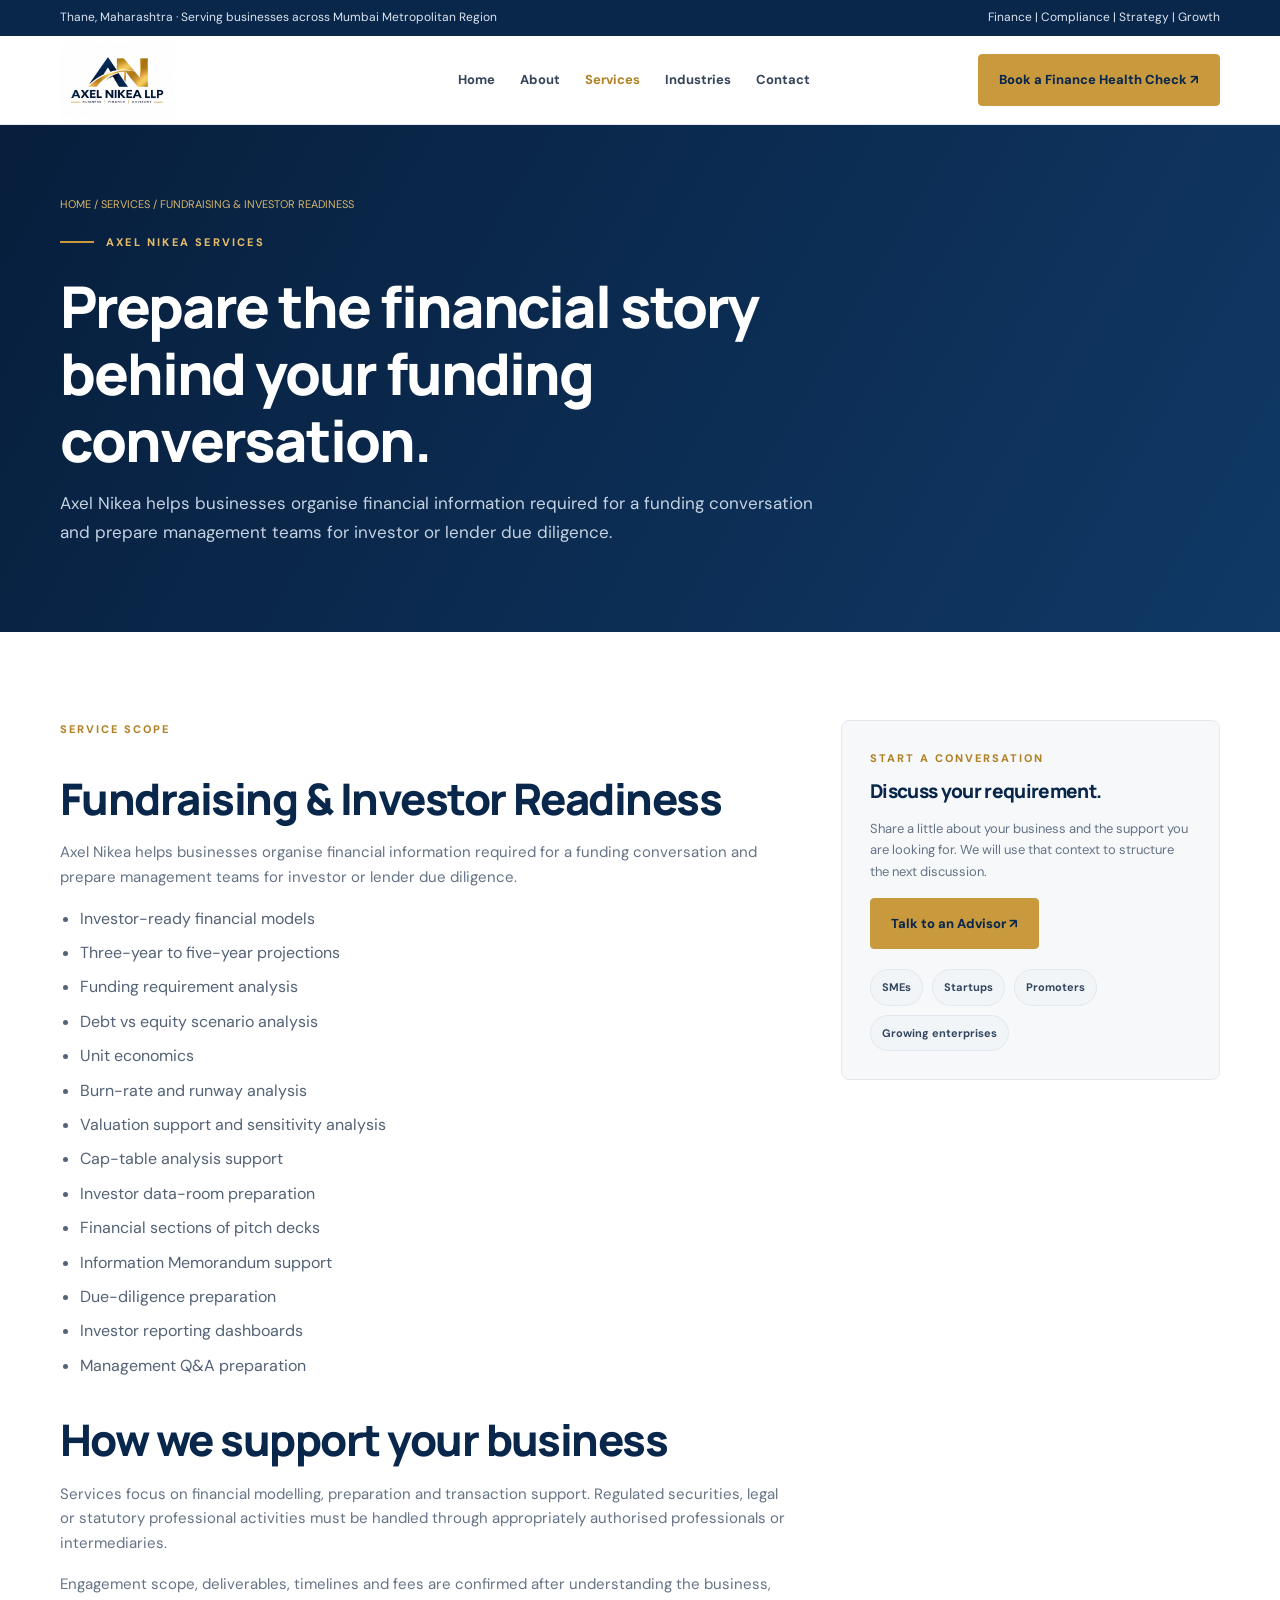
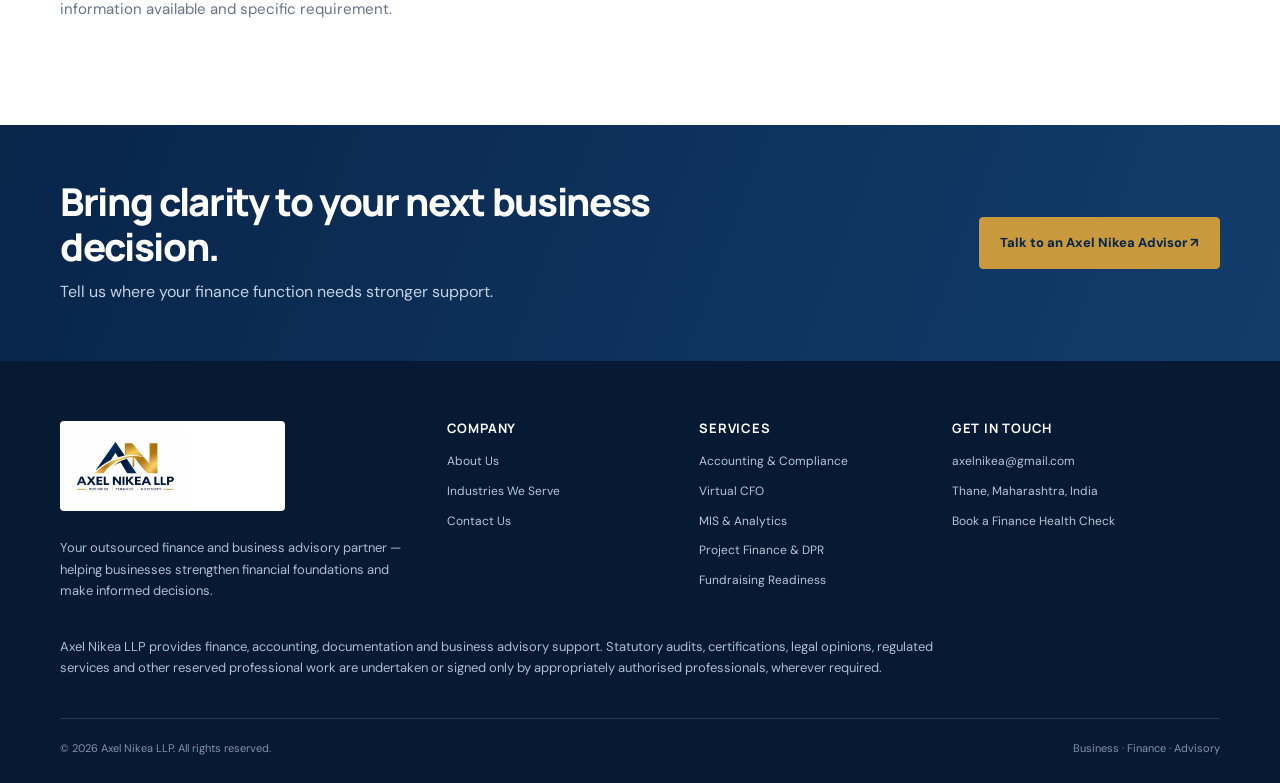
<file: fundraising.html>
<!doctype html><html lang="en"><head><meta charset="utf-8"><meta name="viewport" content="width=device-width,initial-scale=1"><meta name="description" content="Axel Nikea helps businesses organise financial information required for a funding conversation and prepare management teams for investor or lender due diligence."><meta name="theme-color" content="#09264b"><title>Fundraising & Investor Readiness | Axel Nikea LLP</title><link rel="icon" href="assets/axel-nikea-icon.webp"><link rel="stylesheet" href="styles.css"></head><body><div class="topbar"><div class="container"><span>Thane, Maharashtra · Serving businesses across Mumbai Metropolitan Region</span><span>Finance | Compliance | Strategy | Growth</span></div></div><header class="site-header"><div class="container nav"><a class="brand" href="index.html" aria-label="Axel Nikea home"><img src="assets/axel-nikea-logo.webp" alt="Axel Nikea LLP — Business Finance Advisory"></a><button class="menu-toggle" aria-label="Open navigation" aria-expanded="false">☰</button><nav class="navlinks"><a class="" href="index.html">Home</a><a class="" href="about.html">About</a><a class="active" href="services.html">Services</a><a class="" href="industries.html">Industries</a><a class="" href="contact.html">Contact</a></nav><a class="nav-cta" href="contact.html">Book a Finance Health Check ↗</a></div></header><main><section class="page-hero"><div class="container"><div class="breadcrumbs"><a href="index.html">HOME</a> / SERVICES / FUNDRAISING & INVESTOR READINESS</div><div class="eyebrow">Axel Nikea services</div><h1>Prepare the financial story behind your funding conversation.</h1><p>Axel Nikea helps businesses organise financial information required for a funding conversation and prepare management teams for investor or lender due diligence.</p></div></section><section class="section"><div class="container service-layout"><article class="content"><div class="kicker">Service scope</div><h2>Fundraising & Investor Readiness</h2><p>Axel Nikea helps businesses organise financial information required for a funding conversation and prepare management teams for investor or lender due diligence.</p><ul><li>Investor-ready financial models</li><li>Three-year to five-year projections</li><li>Funding requirement analysis</li><li>Debt vs equity scenario analysis</li><li>Unit economics</li><li>Burn-rate and runway analysis</li><li>Valuation support and sensitivity analysis</li><li>Cap-table analysis support</li><li>Investor data-room preparation</li><li>Financial sections of pitch decks</li><li>Information Memorandum support</li><li>Due-diligence preparation</li><li>Investor reporting dashboards</li><li>Management Q&A preparation</li></ul><h2>How we support your business</h2><p>Services focus on financial modelling, preparation and transaction support. Regulated securities, legal or statutory professional activities must be handled through appropriately authorised professionals or intermediaries.</p><p>Engagement scope, deliverables, timelines and fees are confirmed after understanding the business, information available and specific requirement.</p></article><aside class="side-card"><div class="kicker">Start a conversation</div><h3>Discuss your requirement.</h3><p>Share a little about your business and the support you are looking for. We will use that context to structure the next discussion.</p><a class="btn" href="contact.html">Talk to an Advisor ↗</a><div class="pill-list"><span class="pill">SMEs</span><span class="pill">Startups</span><span class="pill">Promoters</span><span class="pill">Growing enterprises</span></div></aside></div></section></main><section class="cta-band"><div class="container cta-inner"><div><h2>Bring clarity to your next business decision.</h2><p>Tell us where your finance function needs stronger support.</p></div><a class="btn" href="contact.html">Talk to an Axel Nikea Advisor ↗</a></div></section><footer class="footer"><div class="container"><div class="footer-grid"><div><img class="footer-logo" src="assets/axel-nikea-logo.webp" alt="Axel Nikea LLP logo"><p>Your outsourced finance and business advisory partner — helping businesses strengthen financial foundations and make informed decisions.</p></div><div><h4>COMPANY</h4><a href="about.html">About Us</a><a href="industries.html">Industries We Serve</a><a href="contact.html">Contact Us</a></div><div><h4>SERVICES</h4><a href="accounting-compliance.html">Accounting & Compliance</a><a href="virtual-cfo.html">Virtual CFO</a><a href="mis-analytics.html">MIS & Analytics</a><a href="project-finance.html">Project Finance & DPR</a><a href="fundraising.html">Fundraising Readiness</a></div><div><h4>GET IN TOUCH</h4><a href="mailto:axelnikea@gmail.com">axelnikea@gmail.com</a><a href="contact.html">Thane, Maharashtra, India</a><a href="contact.html">Book a Finance Health Check</a></div></div><p class="disclaimer">Axel Nikea LLP provides finance, accounting, documentation and business advisory support. Statutory audits, certifications, legal opinions, regulated services and other reserved professional work are undertaken or signed only by appropriately authorised professionals, wherever required.</p><div class="copyright"><span>© <span id="year"></span> Axel Nikea LLP. All rights reserved.</span><span>Business · Finance · Advisory</span></div></div></footer><a class="btn mobile-cta" href="contact.html">Book a Finance Health Check ↗</a><script src="script.js"></script></body></html>
</file>
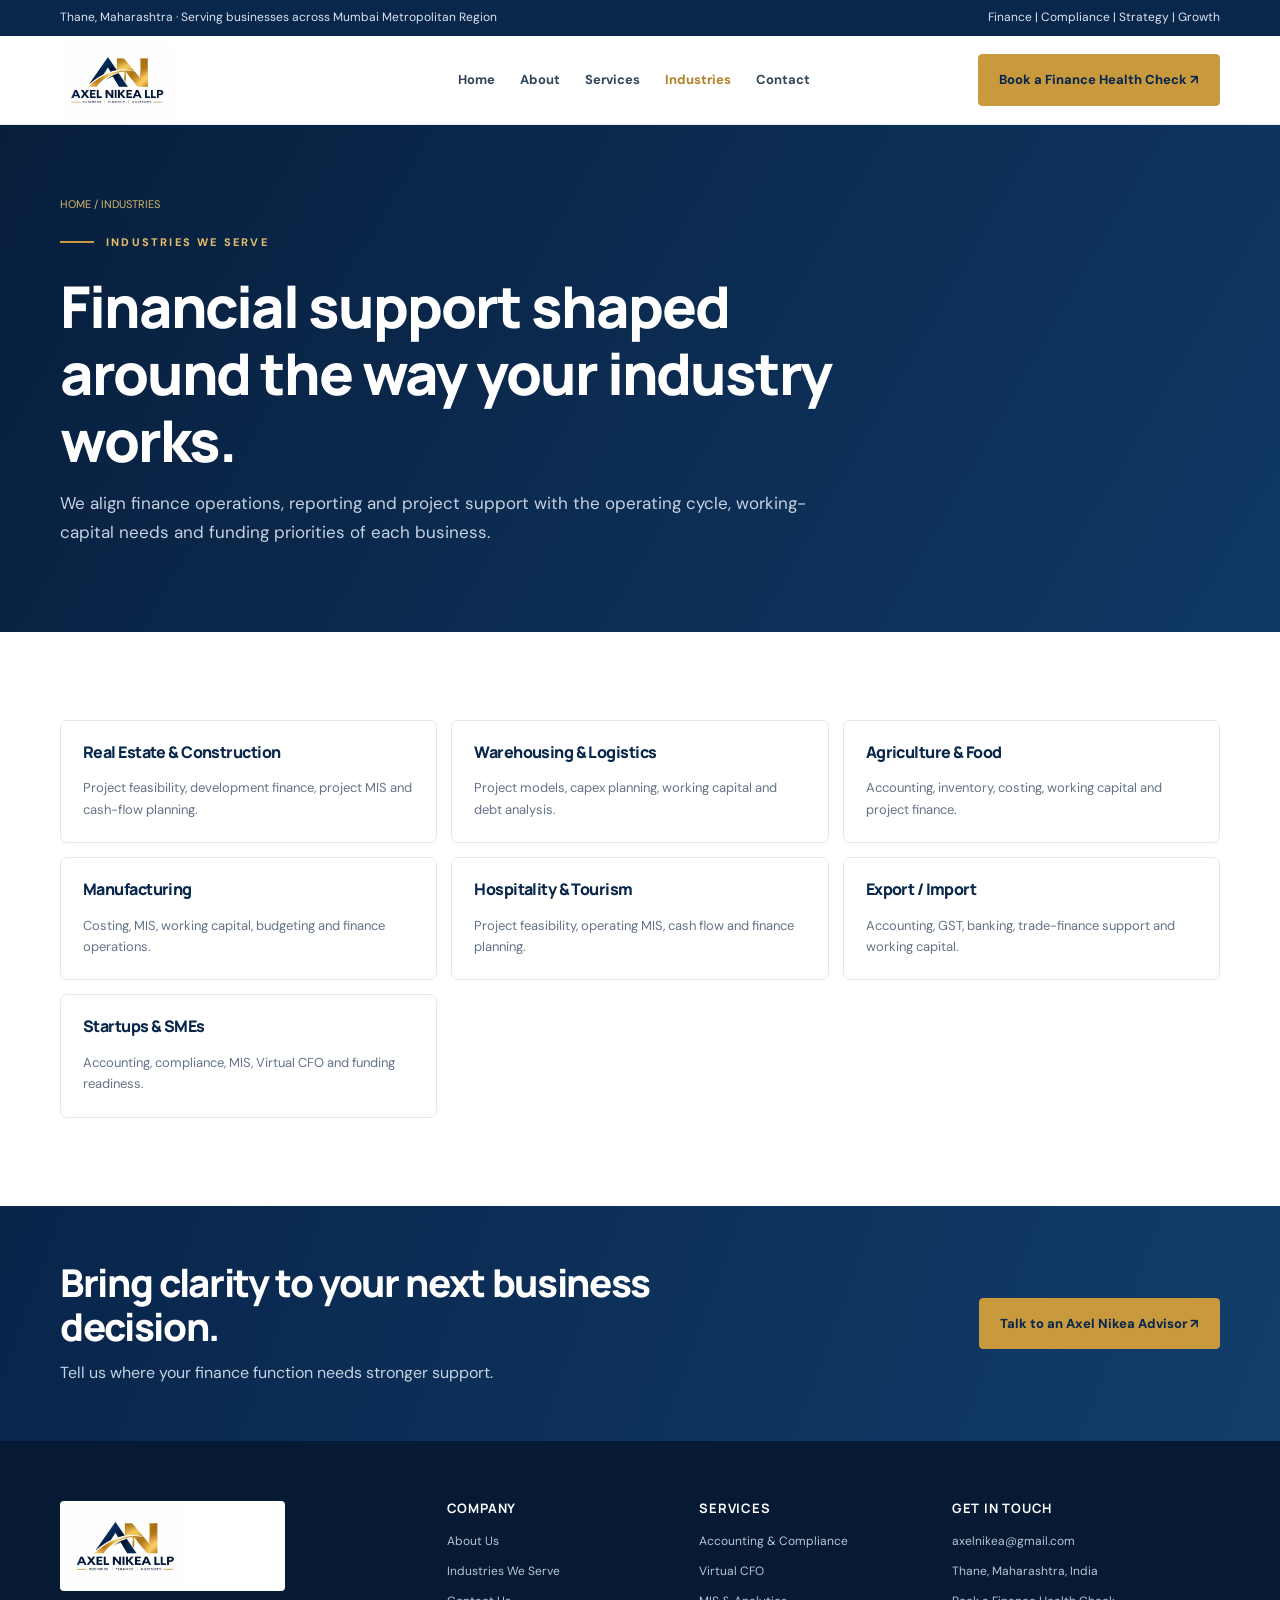
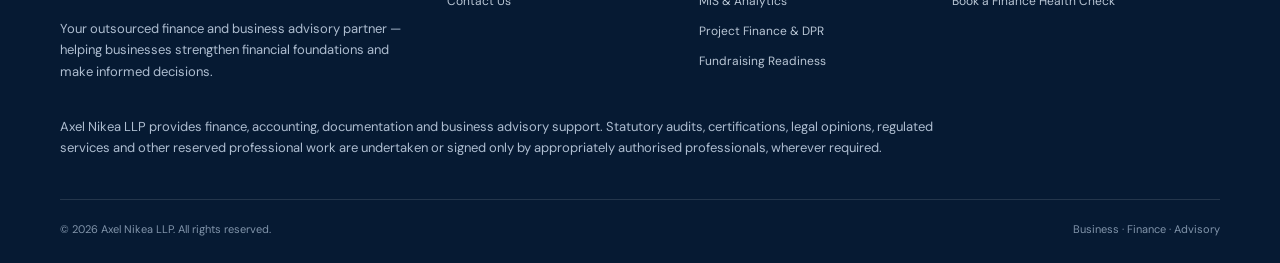
<file: industries.html>
<!doctype html><html lang="en"><head><meta charset="utf-8"><meta name="viewport" content="width=device-width,initial-scale=1"><meta name="description" content="Finance and business advisory capabilities for real estate, logistics, agriculture, manufacturing, hospitality, export-import, startups and SMEs."><meta name="theme-color" content="#09264b"><title>Industries We Serve | Axel Nikea LLP</title><link rel="icon" href="assets/axel-nikea-icon.webp"><link rel="stylesheet" href="styles.css"></head><body><div class="topbar"><div class="container"><span>Thane, Maharashtra · Serving businesses across Mumbai Metropolitan Region</span><span>Finance | Compliance | Strategy | Growth</span></div></div><header class="site-header"><div class="container nav"><a class="brand" href="index.html" aria-label="Axel Nikea home"><img src="assets/axel-nikea-logo.webp" alt="Axel Nikea LLP — Business Finance Advisory"></a><button class="menu-toggle" aria-label="Open navigation" aria-expanded="false">☰</button><nav class="navlinks"><a class="" href="index.html">Home</a><a class="" href="about.html">About</a><a class="" href="services.html">Services</a><a class="active" href="industries.html">Industries</a><a class="" href="contact.html">Contact</a></nav><a class="nav-cta" href="contact.html">Book a Finance Health Check ↗</a></div></header><main><section class="page-hero"><div class="container"><div class="breadcrumbs">HOME / INDUSTRIES</div><div class="eyebrow">Industries we serve</div><h1>Financial support shaped around the way your industry works.</h1><p>We align finance operations, reporting and project support with the operating cycle, working-capital needs and funding priorities of each business.</p></div></section><section class="section"><div class="container"><div class="industries"><div class="industry"><h3>Real Estate & Construction</h3><p>Project feasibility, development finance, project MIS and cash-flow planning.</p></div><div class="industry"><h3>Warehousing & Logistics</h3><p>Project models, capex planning, working capital and debt analysis.</p></div><div class="industry"><h3>Agriculture & Food</h3><p>Accounting, inventory, costing, working capital and project finance.</p></div><div class="industry"><h3>Manufacturing</h3><p>Costing, MIS, working capital, budgeting and finance operations.</p></div><div class="industry"><h3>Hospitality & Tourism</h3><p>Project feasibility, operating MIS, cash flow and finance planning.</p></div><div class="industry"><h3>Export / Import</h3><p>Accounting, GST, banking, trade-finance support and working capital.</p></div><div class="industry"><h3>Startups & SMEs</h3><p>Accounting, compliance, MIS, Virtual CFO and funding readiness.</p></div></div></div></section></main><section class="cta-band"><div class="container cta-inner"><div><h2>Bring clarity to your next business decision.</h2><p>Tell us where your finance function needs stronger support.</p></div><a class="btn" href="contact.html">Talk to an Axel Nikea Advisor ↗</a></div></section><footer class="footer"><div class="container"><div class="footer-grid"><div><img class="footer-logo" src="assets/axel-nikea-logo.webp" alt="Axel Nikea LLP logo"><p>Your outsourced finance and business advisory partner — helping businesses strengthen financial foundations and make informed decisions.</p></div><div><h4>COMPANY</h4><a href="about.html">About Us</a><a href="industries.html">Industries We Serve</a><a href="contact.html">Contact Us</a></div><div><h4>SERVICES</h4><a href="accounting-compliance.html">Accounting & Compliance</a><a href="virtual-cfo.html">Virtual CFO</a><a href="mis-analytics.html">MIS & Analytics</a><a href="project-finance.html">Project Finance & DPR</a><a href="fundraising.html">Fundraising Readiness</a></div><div><h4>GET IN TOUCH</h4><a href="mailto:axelnikea@gmail.com">axelnikea@gmail.com</a><a href="contact.html">Thane, Maharashtra, India</a><a href="contact.html">Book a Finance Health Check</a></div></div><p class="disclaimer">Axel Nikea LLP provides finance, accounting, documentation and business advisory support. Statutory audits, certifications, legal opinions, regulated services and other reserved professional work are undertaken or signed only by appropriately authorised professionals, wherever required.</p><div class="copyright"><span>© <span id="year"></span> Axel Nikea LLP. All rights reserved.</span><span>Business · Finance · Advisory</span></div></div></footer><a class="btn mobile-cta" href="contact.html">Book a Finance Health Check ↗</a><script src="script.js"></script></body></html>
</file>
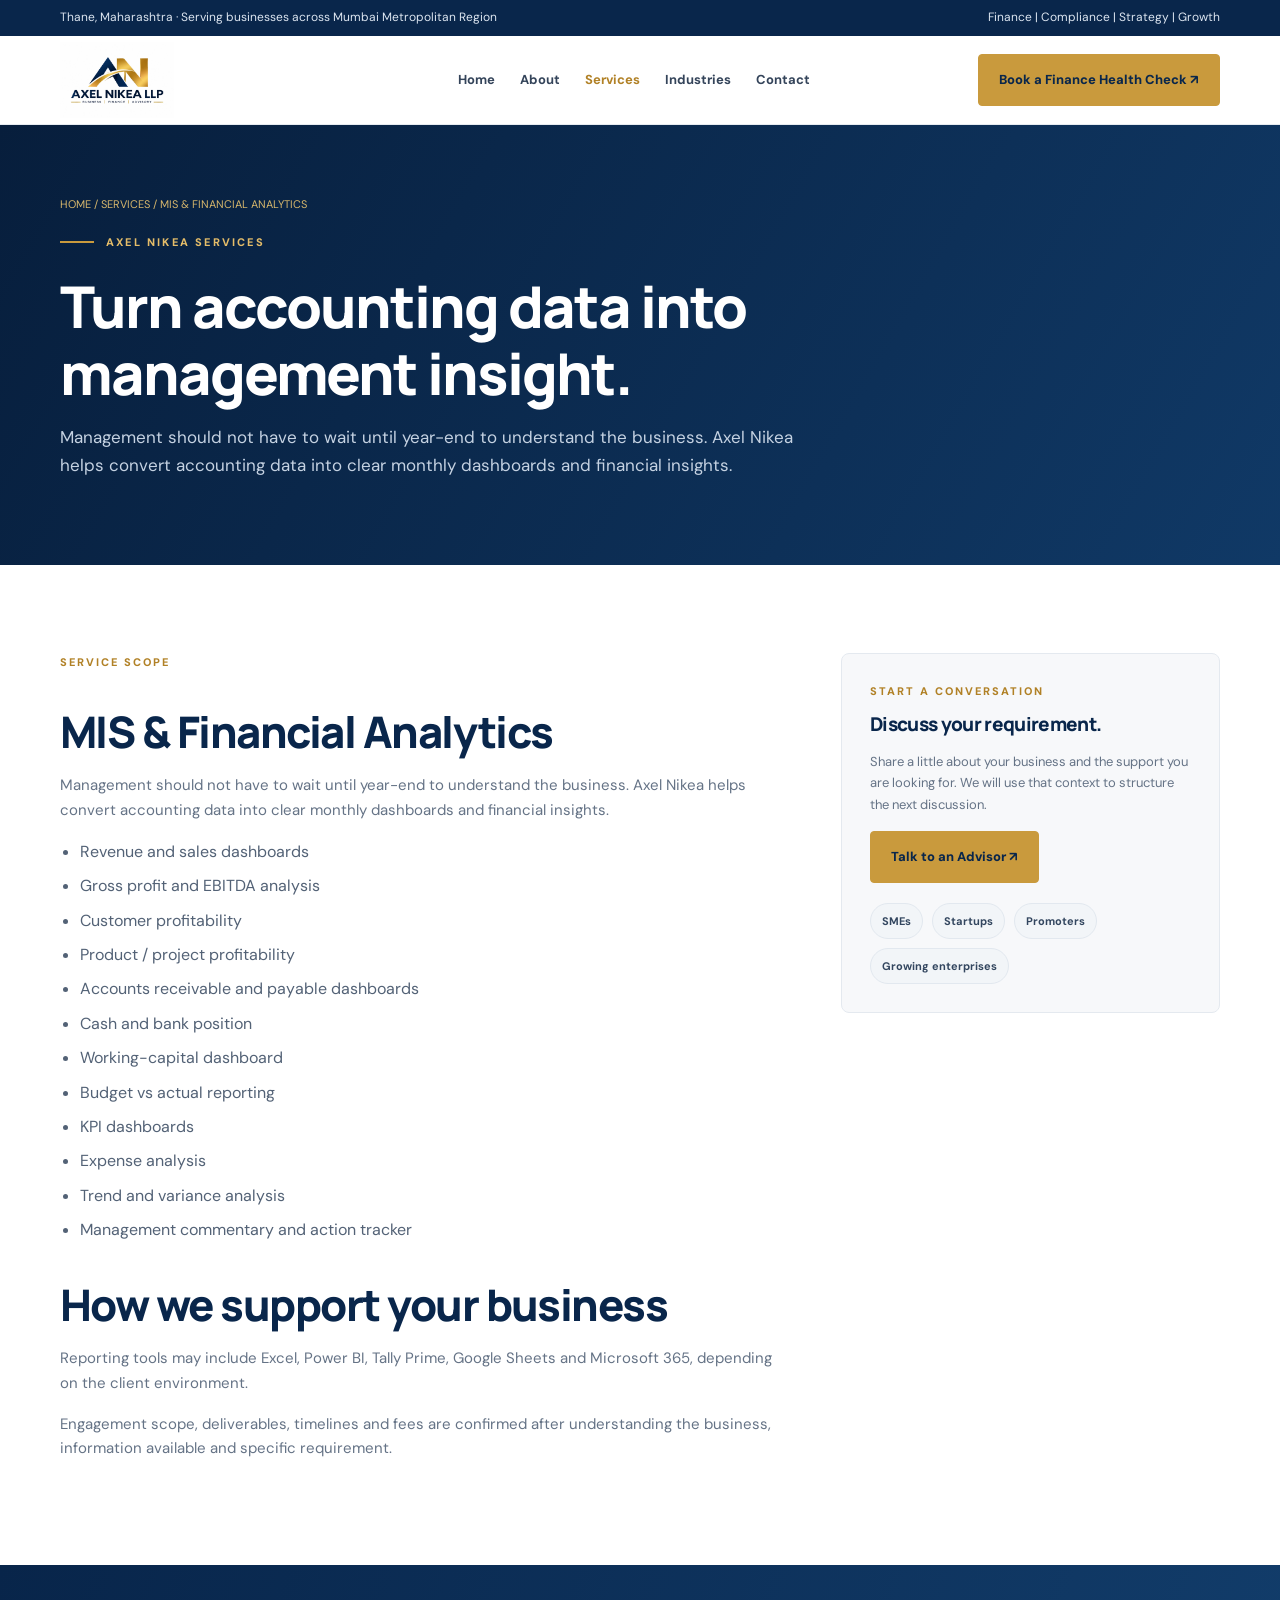
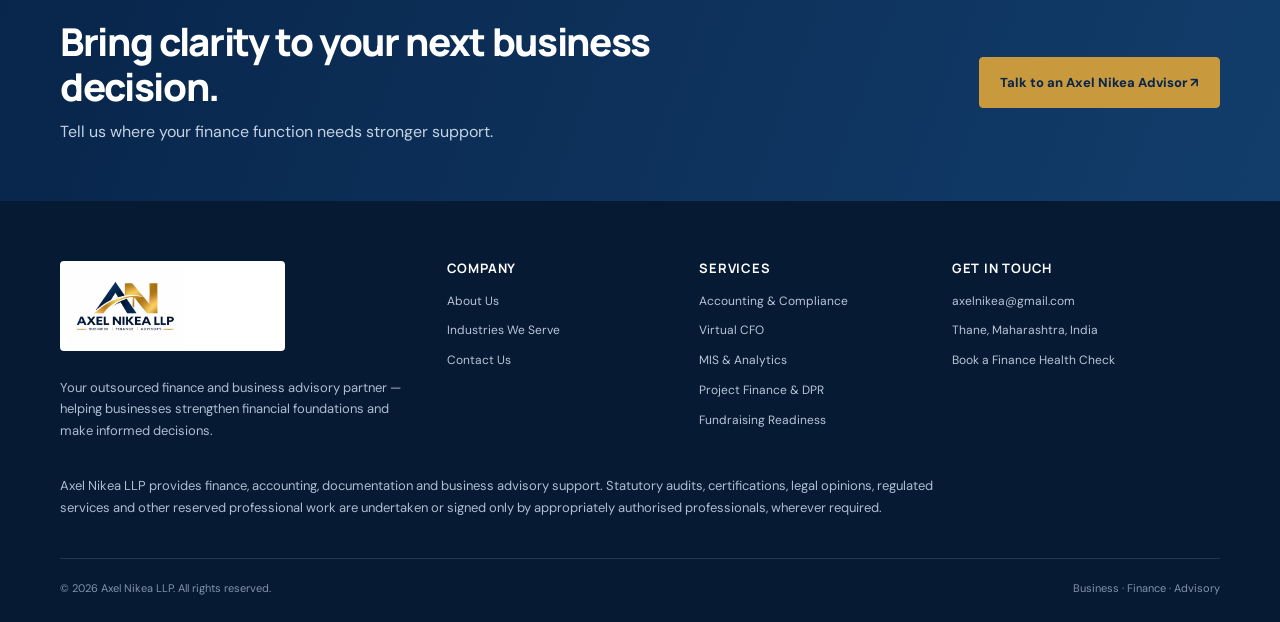
<file: mis-analytics.html>
<!doctype html><html lang="en"><head><meta charset="utf-8"><meta name="viewport" content="width=device-width,initial-scale=1"><meta name="description" content="Management should not have to wait until year-end to understand the business. Axel Nikea helps convert accounting data into clear monthly dashboards and financial insights."><meta name="theme-color" content="#09264b"><title>MIS & Financial Analytics | Axel Nikea LLP</title><link rel="icon" href="assets/axel-nikea-icon.webp"><link rel="stylesheet" href="styles.css"></head><body><div class="topbar"><div class="container"><span>Thane, Maharashtra · Serving businesses across Mumbai Metropolitan Region</span><span>Finance | Compliance | Strategy | Growth</span></div></div><header class="site-header"><div class="container nav"><a class="brand" href="index.html" aria-label="Axel Nikea home"><img src="assets/axel-nikea-logo.webp" alt="Axel Nikea LLP — Business Finance Advisory"></a><button class="menu-toggle" aria-label="Open navigation" aria-expanded="false">☰</button><nav class="navlinks"><a class="" href="index.html">Home</a><a class="" href="about.html">About</a><a class="active" href="services.html">Services</a><a class="" href="industries.html">Industries</a><a class="" href="contact.html">Contact</a></nav><a class="nav-cta" href="contact.html">Book a Finance Health Check ↗</a></div></header><main><section class="page-hero"><div class="container"><div class="breadcrumbs"><a href="index.html">HOME</a> / SERVICES / MIS & FINANCIAL ANALYTICS</div><div class="eyebrow">Axel Nikea services</div><h1>Turn accounting data into management insight.</h1><p>Management should not have to wait until year-end to understand the business. Axel Nikea helps convert accounting data into clear monthly dashboards and financial insights.</p></div></section><section class="section"><div class="container service-layout"><article class="content"><div class="kicker">Service scope</div><h2>MIS & Financial Analytics</h2><p>Management should not have to wait until year-end to understand the business. Axel Nikea helps convert accounting data into clear monthly dashboards and financial insights.</p><ul><li>Revenue and sales dashboards</li><li>Gross profit and EBITDA analysis</li><li>Customer profitability</li><li>Product / project profitability</li><li>Accounts receivable and payable dashboards</li><li>Cash and bank position</li><li>Working-capital dashboard</li><li>Budget vs actual reporting</li><li>KPI dashboards</li><li>Expense analysis</li><li>Trend and variance analysis</li><li>Management commentary and action tracker</li></ul><h2>How we support your business</h2><p>Reporting tools may include Excel, Power BI, Tally Prime, Google Sheets and Microsoft 365, depending on the client environment.</p><p>Engagement scope, deliverables, timelines and fees are confirmed after understanding the business, information available and specific requirement.</p></article><aside class="side-card"><div class="kicker">Start a conversation</div><h3>Discuss your requirement.</h3><p>Share a little about your business and the support you are looking for. We will use that context to structure the next discussion.</p><a class="btn" href="contact.html">Talk to an Advisor ↗</a><div class="pill-list"><span class="pill">SMEs</span><span class="pill">Startups</span><span class="pill">Promoters</span><span class="pill">Growing enterprises</span></div></aside></div></section></main><section class="cta-band"><div class="container cta-inner"><div><h2>Bring clarity to your next business decision.</h2><p>Tell us where your finance function needs stronger support.</p></div><a class="btn" href="contact.html">Talk to an Axel Nikea Advisor ↗</a></div></section><footer class="footer"><div class="container"><div class="footer-grid"><div><img class="footer-logo" src="assets/axel-nikea-logo.webp" alt="Axel Nikea LLP logo"><p>Your outsourced finance and business advisory partner — helping businesses strengthen financial foundations and make informed decisions.</p></div><div><h4>COMPANY</h4><a href="about.html">About Us</a><a href="industries.html">Industries We Serve</a><a href="contact.html">Contact Us</a></div><div><h4>SERVICES</h4><a href="accounting-compliance.html">Accounting & Compliance</a><a href="virtual-cfo.html">Virtual CFO</a><a href="mis-analytics.html">MIS & Analytics</a><a href="project-finance.html">Project Finance & DPR</a><a href="fundraising.html">Fundraising Readiness</a></div><div><h4>GET IN TOUCH</h4><a href="mailto:axelnikea@gmail.com">axelnikea@gmail.com</a><a href="contact.html">Thane, Maharashtra, India</a><a href="contact.html">Book a Finance Health Check</a></div></div><p class="disclaimer">Axel Nikea LLP provides finance, accounting, documentation and business advisory support. Statutory audits, certifications, legal opinions, regulated services and other reserved professional work are undertaken or signed only by appropriately authorised professionals, wherever required.</p><div class="copyright"><span>© <span id="year"></span> Axel Nikea LLP. All rights reserved.</span><span>Business · Finance · Advisory</span></div></div></footer><a class="btn mobile-cta" href="contact.html">Book a Finance Health Check ↗</a><script src="script.js"></script></body></html>
</file>
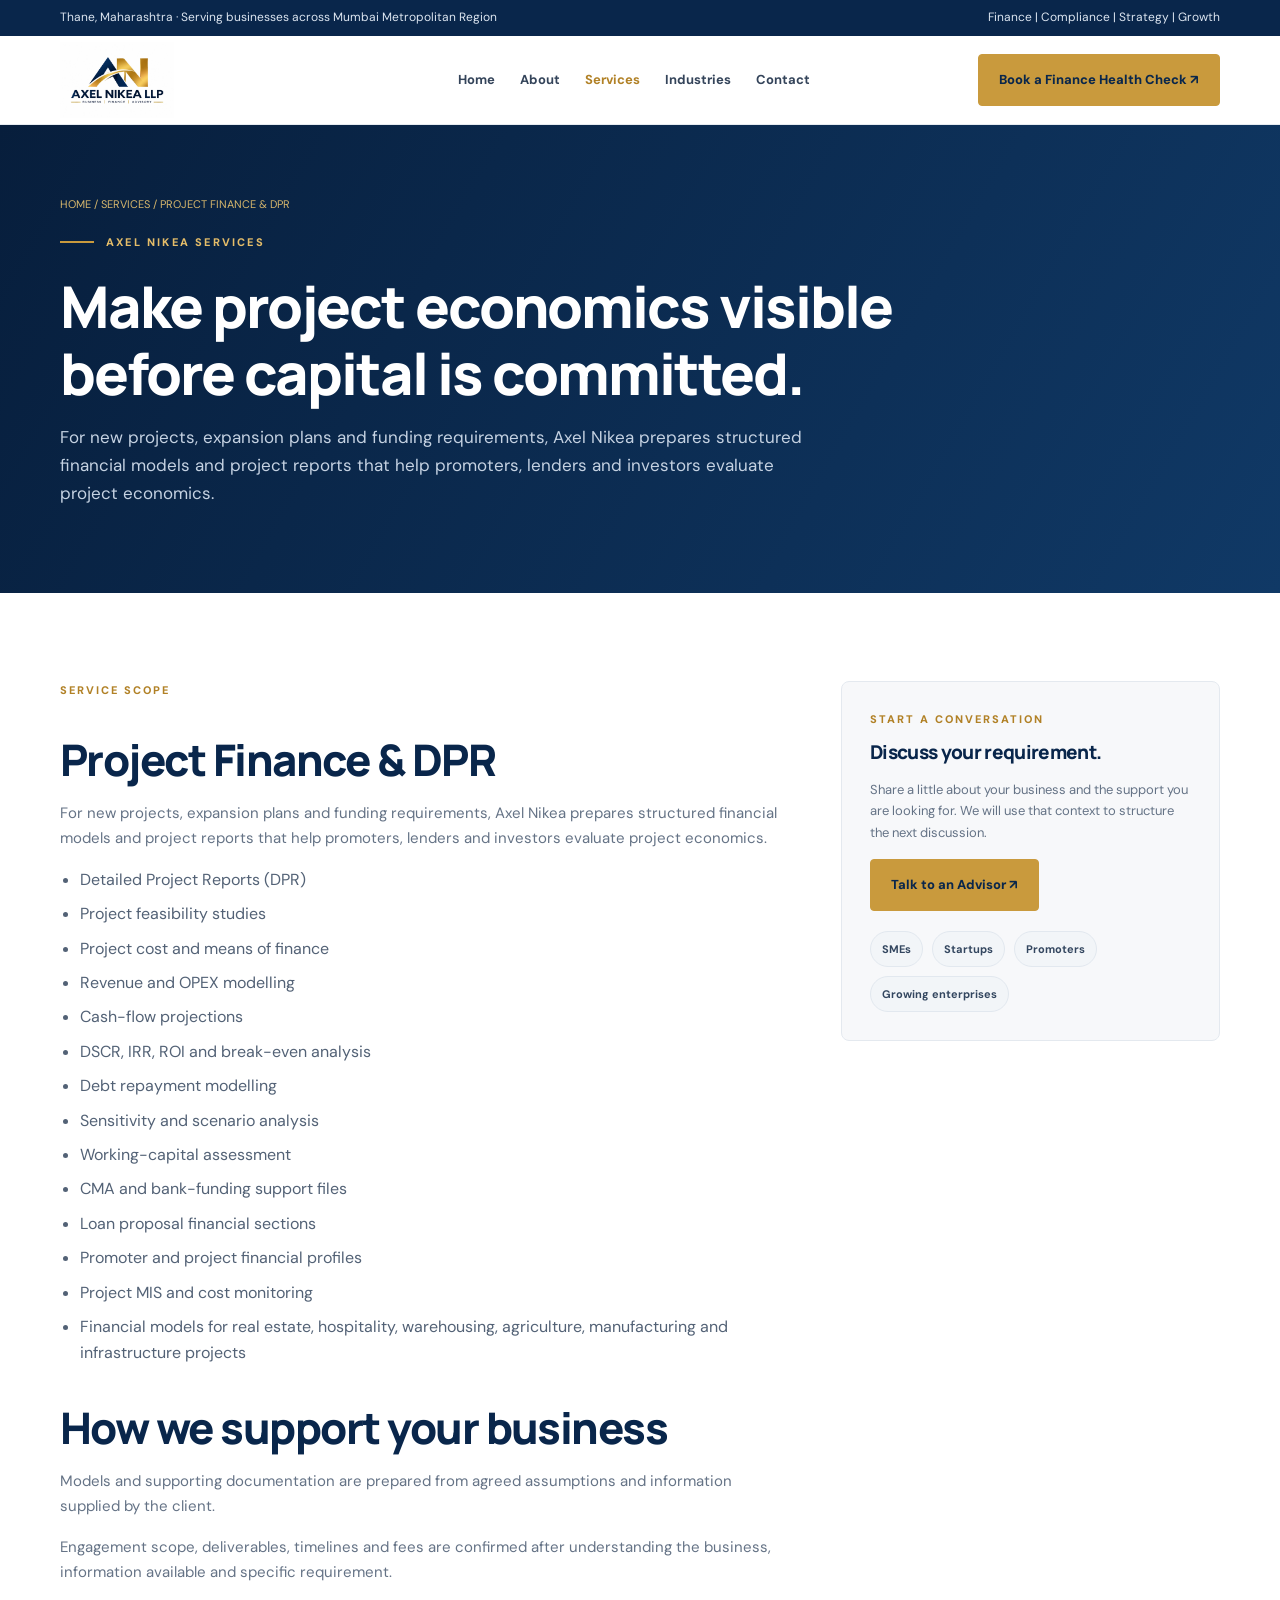
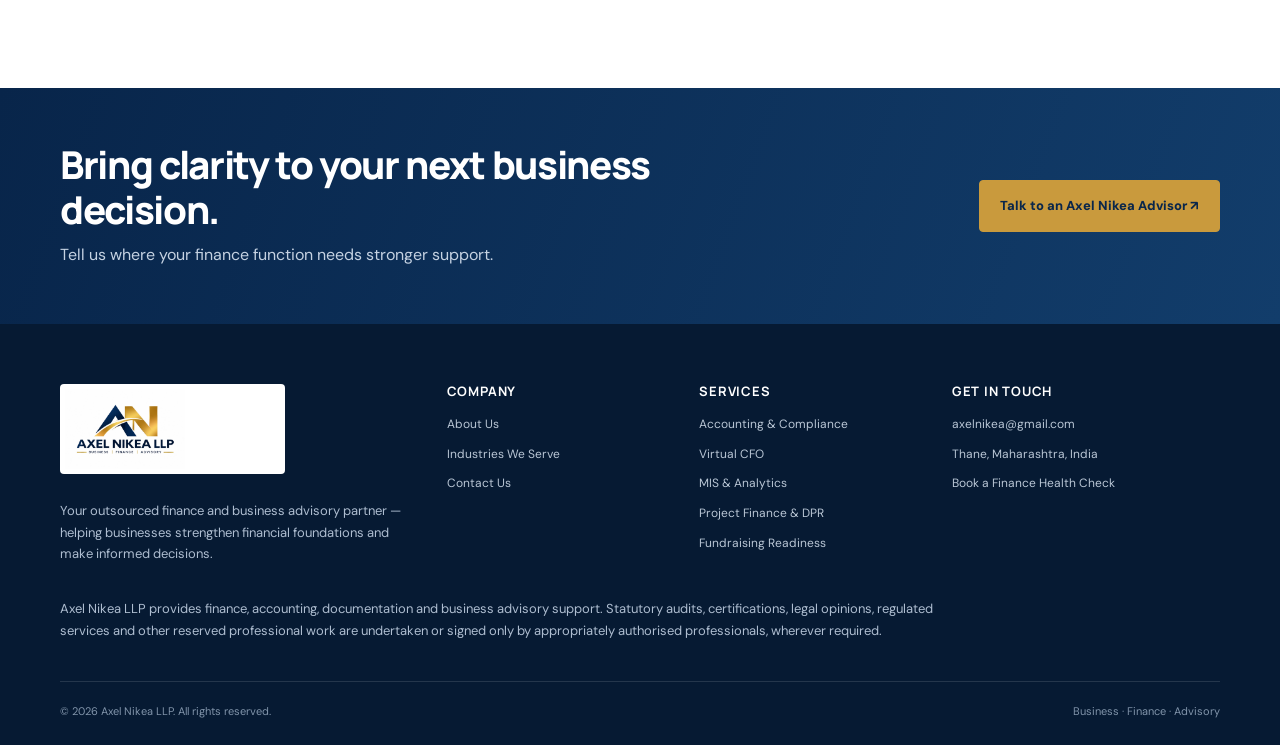
<file: project-finance.html>
<!doctype html><html lang="en"><head><meta charset="utf-8"><meta name="viewport" content="width=device-width,initial-scale=1"><meta name="description" content="For new projects, expansion plans and funding requirements, Axel Nikea prepares structured financial models and project reports that help promoters, lenders and investors evaluate project economics."><meta name="theme-color" content="#09264b"><title>Project Finance & DPR | Axel Nikea LLP</title><link rel="icon" href="assets/axel-nikea-icon.webp"><link rel="stylesheet" href="styles.css"></head><body><div class="topbar"><div class="container"><span>Thane, Maharashtra · Serving businesses across Mumbai Metropolitan Region</span><span>Finance | Compliance | Strategy | Growth</span></div></div><header class="site-header"><div class="container nav"><a class="brand" href="index.html" aria-label="Axel Nikea home"><img src="assets/axel-nikea-logo.webp" alt="Axel Nikea LLP — Business Finance Advisory"></a><button class="menu-toggle" aria-label="Open navigation" aria-expanded="false">☰</button><nav class="navlinks"><a class="" href="index.html">Home</a><a class="" href="about.html">About</a><a class="active" href="services.html">Services</a><a class="" href="industries.html">Industries</a><a class="" href="contact.html">Contact</a></nav><a class="nav-cta" href="contact.html">Book a Finance Health Check ↗</a></div></header><main><section class="page-hero"><div class="container"><div class="breadcrumbs"><a href="index.html">HOME</a> / SERVICES / PROJECT FINANCE & DPR</div><div class="eyebrow">Axel Nikea services</div><h1>Make project economics visible before capital is committed.</h1><p>For new projects, expansion plans and funding requirements, Axel Nikea prepares structured financial models and project reports that help promoters, lenders and investors evaluate project economics.</p></div></section><section class="section"><div class="container service-layout"><article class="content"><div class="kicker">Service scope</div><h2>Project Finance & DPR</h2><p>For new projects, expansion plans and funding requirements, Axel Nikea prepares structured financial models and project reports that help promoters, lenders and investors evaluate project economics.</p><ul><li>Detailed Project Reports (DPR)</li><li>Project feasibility studies</li><li>Project cost and means of finance</li><li>Revenue and OPEX modelling</li><li>Cash-flow projections</li><li>DSCR, IRR, ROI and break-even analysis</li><li>Debt repayment modelling</li><li>Sensitivity and scenario analysis</li><li>Working-capital assessment</li><li>CMA and bank-funding support files</li><li>Loan proposal financial sections</li><li>Promoter and project financial profiles</li><li>Project MIS and cost monitoring</li><li>Financial models for real estate, hospitality, warehousing, agriculture, manufacturing and infrastructure projects</li></ul><h2>How we support your business</h2><p>Models and supporting documentation are prepared from agreed assumptions and information supplied by the client.</p><p>Engagement scope, deliverables, timelines and fees are confirmed after understanding the business, information available and specific requirement.</p></article><aside class="side-card"><div class="kicker">Start a conversation</div><h3>Discuss your requirement.</h3><p>Share a little about your business and the support you are looking for. We will use that context to structure the next discussion.</p><a class="btn" href="contact.html">Talk to an Advisor ↗</a><div class="pill-list"><span class="pill">SMEs</span><span class="pill">Startups</span><span class="pill">Promoters</span><span class="pill">Growing enterprises</span></div></aside></div></section></main><section class="cta-band"><div class="container cta-inner"><div><h2>Bring clarity to your next business decision.</h2><p>Tell us where your finance function needs stronger support.</p></div><a class="btn" href="contact.html">Talk to an Axel Nikea Advisor ↗</a></div></section><footer class="footer"><div class="container"><div class="footer-grid"><div><img class="footer-logo" src="assets/axel-nikea-logo.webp" alt="Axel Nikea LLP logo"><p>Your outsourced finance and business advisory partner — helping businesses strengthen financial foundations and make informed decisions.</p></div><div><h4>COMPANY</h4><a href="about.html">About Us</a><a href="industries.html">Industries We Serve</a><a href="contact.html">Contact Us</a></div><div><h4>SERVICES</h4><a href="accounting-compliance.html">Accounting & Compliance</a><a href="virtual-cfo.html">Virtual CFO</a><a href="mis-analytics.html">MIS & Analytics</a><a href="project-finance.html">Project Finance & DPR</a><a href="fundraising.html">Fundraising Readiness</a></div><div><h4>GET IN TOUCH</h4><a href="mailto:axelnikea@gmail.com">axelnikea@gmail.com</a><a href="contact.html">Thane, Maharashtra, India</a><a href="contact.html">Book a Finance Health Check</a></div></div><p class="disclaimer">Axel Nikea LLP provides finance, accounting, documentation and business advisory support. Statutory audits, certifications, legal opinions, regulated services and other reserved professional work are undertaken or signed only by appropriately authorised professionals, wherever required.</p><div class="copyright"><span>© <span id="year"></span> Axel Nikea LLP. All rights reserved.</span><span>Business · Finance · Advisory</span></div></div></footer><a class="btn mobile-cta" href="contact.html">Book a Finance Health Check ↗</a><script src="script.js"></script></body></html>
</file>
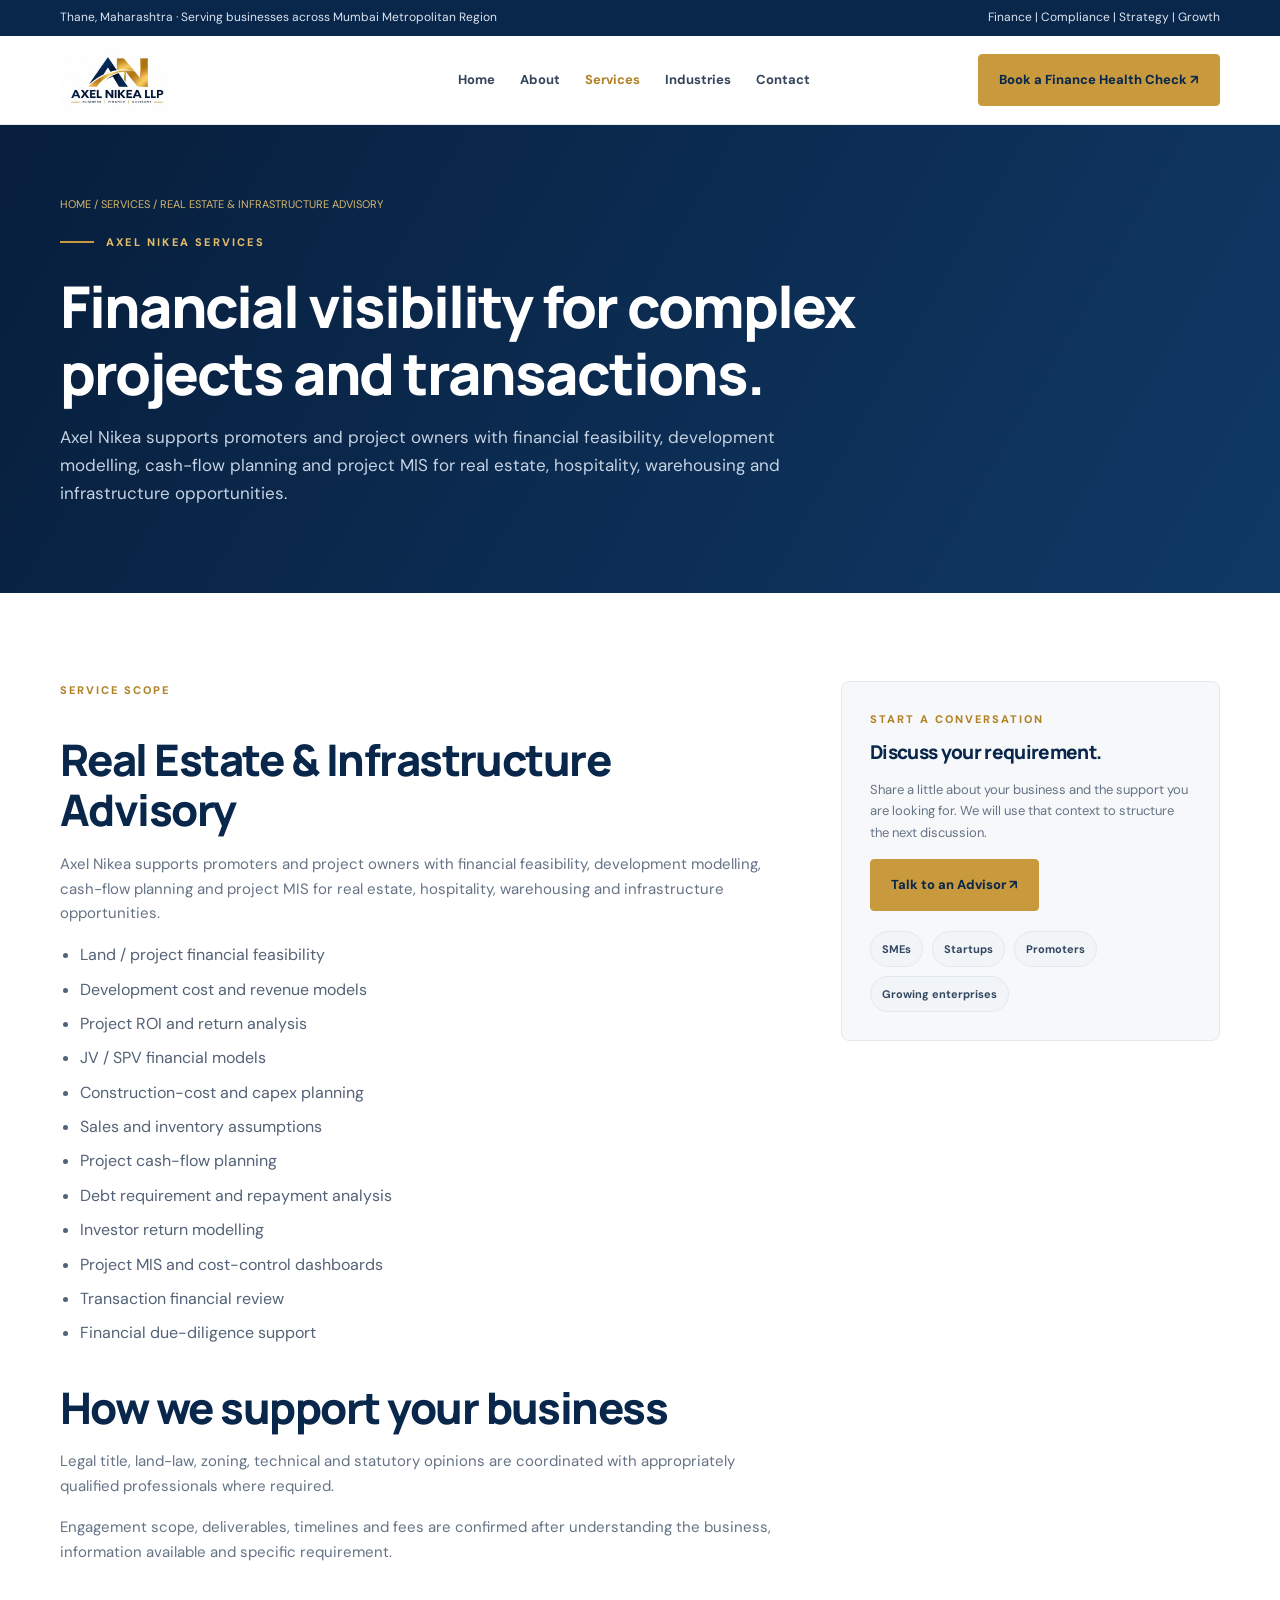
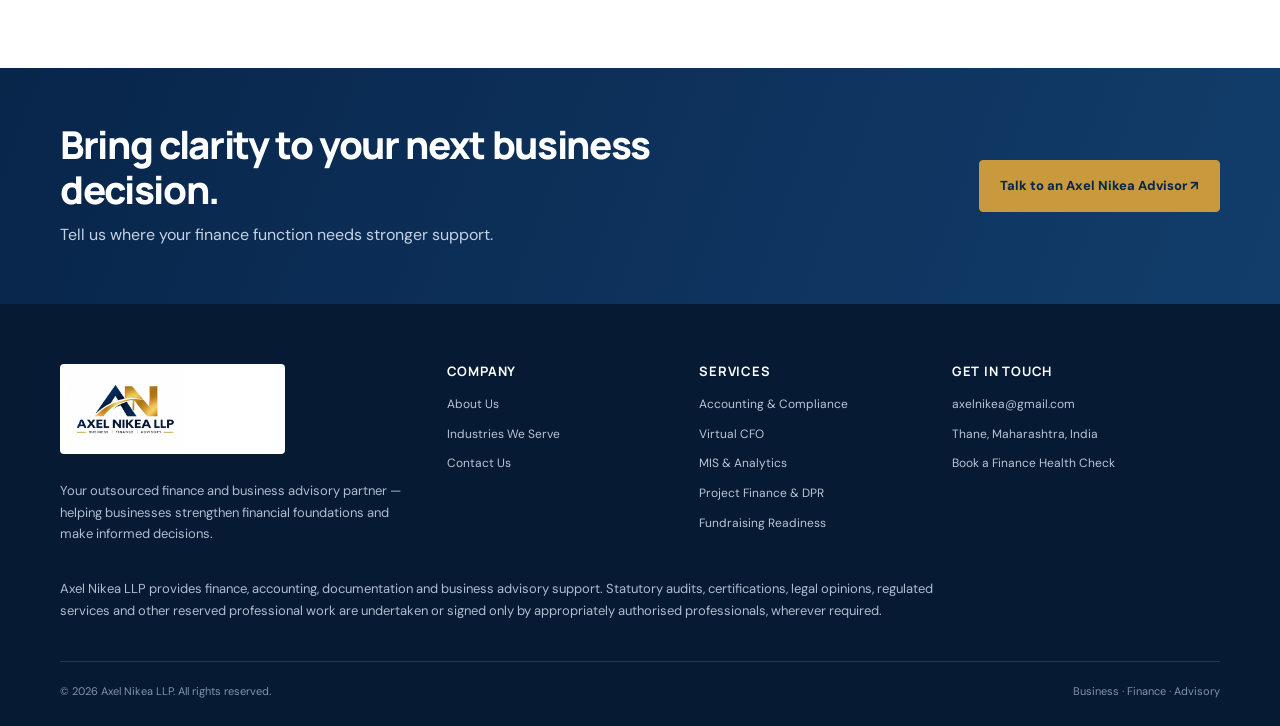
<file: real-estate.html>
<!doctype html><html lang="en"><head><meta charset="utf-8"><meta name="viewport" content="width=device-width,initial-scale=1"><meta name="description" content="Axel Nikea supports promoters and project owners with financial feasibility, development modelling, cash-flow planning and project MIS for real estate, hospitality, warehousing and infrastructure opportunities."><meta name="theme-color" content="#09264b"><title>Real Estate & Infrastructure Advisory | Axel Nikea LLP</title><link rel="icon" href="assets/axel-nikea-icon.webp"><link rel="stylesheet" href="styles.css"></head><body><div class="topbar"><div class="container"><span>Thane, Maharashtra · Serving businesses across Mumbai Metropolitan Region</span><span>Finance | Compliance | Strategy | Growth</span></div></div><header class="site-header"><div class="container nav"><a class="brand" href="index.html" aria-label="Axel Nikea home"><img src="assets/axel-nikea-logo.webp" alt="Axel Nikea LLP — Business Finance Advisory"></a><button class="menu-toggle" aria-label="Open navigation" aria-expanded="false">☰</button><nav class="navlinks"><a class="" href="index.html">Home</a><a class="" href="about.html">About</a><a class="active" href="services.html">Services</a><a class="" href="industries.html">Industries</a><a class="" href="contact.html">Contact</a></nav><a class="nav-cta" href="contact.html">Book a Finance Health Check ↗</a></div></header><main><section class="page-hero"><div class="container"><div class="breadcrumbs"><a href="index.html">HOME</a> / SERVICES / REAL ESTATE & INFRASTRUCTURE ADVISORY</div><div class="eyebrow">Axel Nikea services</div><h1>Financial visibility for complex projects and transactions.</h1><p>Axel Nikea supports promoters and project owners with financial feasibility, development modelling, cash-flow planning and project MIS for real estate, hospitality, warehousing and infrastructure opportunities.</p></div></section><section class="section"><div class="container service-layout"><article class="content"><div class="kicker">Service scope</div><h2>Real Estate & Infrastructure Advisory</h2><p>Axel Nikea supports promoters and project owners with financial feasibility, development modelling, cash-flow planning and project MIS for real estate, hospitality, warehousing and infrastructure opportunities.</p><ul><li>Land / project financial feasibility</li><li>Development cost and revenue models</li><li>Project ROI and return analysis</li><li>JV / SPV financial models</li><li>Construction-cost and capex planning</li><li>Sales and inventory assumptions</li><li>Project cash-flow planning</li><li>Debt requirement and repayment analysis</li><li>Investor return modelling</li><li>Project MIS and cost-control dashboards</li><li>Transaction financial review</li><li>Financial due-diligence support</li></ul><h2>How we support your business</h2><p>Legal title, land-law, zoning, technical and statutory opinions are coordinated with appropriately qualified professionals where required.</p><p>Engagement scope, deliverables, timelines and fees are confirmed after understanding the business, information available and specific requirement.</p></article><aside class="side-card"><div class="kicker">Start a conversation</div><h3>Discuss your requirement.</h3><p>Share a little about your business and the support you are looking for. We will use that context to structure the next discussion.</p><a class="btn" href="contact.html">Talk to an Advisor ↗</a><div class="pill-list"><span class="pill">SMEs</span><span class="pill">Startups</span><span class="pill">Promoters</span><span class="pill">Growing enterprises</span></div></aside></div></section></main><section class="cta-band"><div class="container cta-inner"><div><h2>Bring clarity to your next business decision.</h2><p>Tell us where your finance function needs stronger support.</p></div><a class="btn" href="contact.html">Talk to an Axel Nikea Advisor ↗</a></div></section><footer class="footer"><div class="container"><div class="footer-grid"><div><img class="footer-logo" src="assets/axel-nikea-logo.webp" alt="Axel Nikea LLP logo"><p>Your outsourced finance and business advisory partner — helping businesses strengthen financial foundations and make informed decisions.</p></div><div><h4>COMPANY</h4><a href="about.html">About Us</a><a href="industries.html">Industries We Serve</a><a href="contact.html">Contact Us</a></div><div><h4>SERVICES</h4><a href="accounting-compliance.html">Accounting & Compliance</a><a href="virtual-cfo.html">Virtual CFO</a><a href="mis-analytics.html">MIS & Analytics</a><a href="project-finance.html">Project Finance & DPR</a><a href="fundraising.html">Fundraising Readiness</a></div><div><h4>GET IN TOUCH</h4><a href="mailto:axelnikea@gmail.com">axelnikea@gmail.com</a><a href="contact.html">Thane, Maharashtra, India</a><a href="contact.html">Book a Finance Health Check</a></div></div><p class="disclaimer">Axel Nikea LLP provides finance, accounting, documentation and business advisory support. Statutory audits, certifications, legal opinions, regulated services and other reserved professional work are undertaken or signed only by appropriately authorised professionals, wherever required.</p><div class="copyright"><span>© <span id="year"></span> Axel Nikea LLP. All rights reserved.</span><span>Business · Finance · Advisory</span></div></div></footer><a class="btn mobile-cta" href="contact.html">Book a Finance Health Check ↗</a><script src="script.js"></script></body></html>
</file>
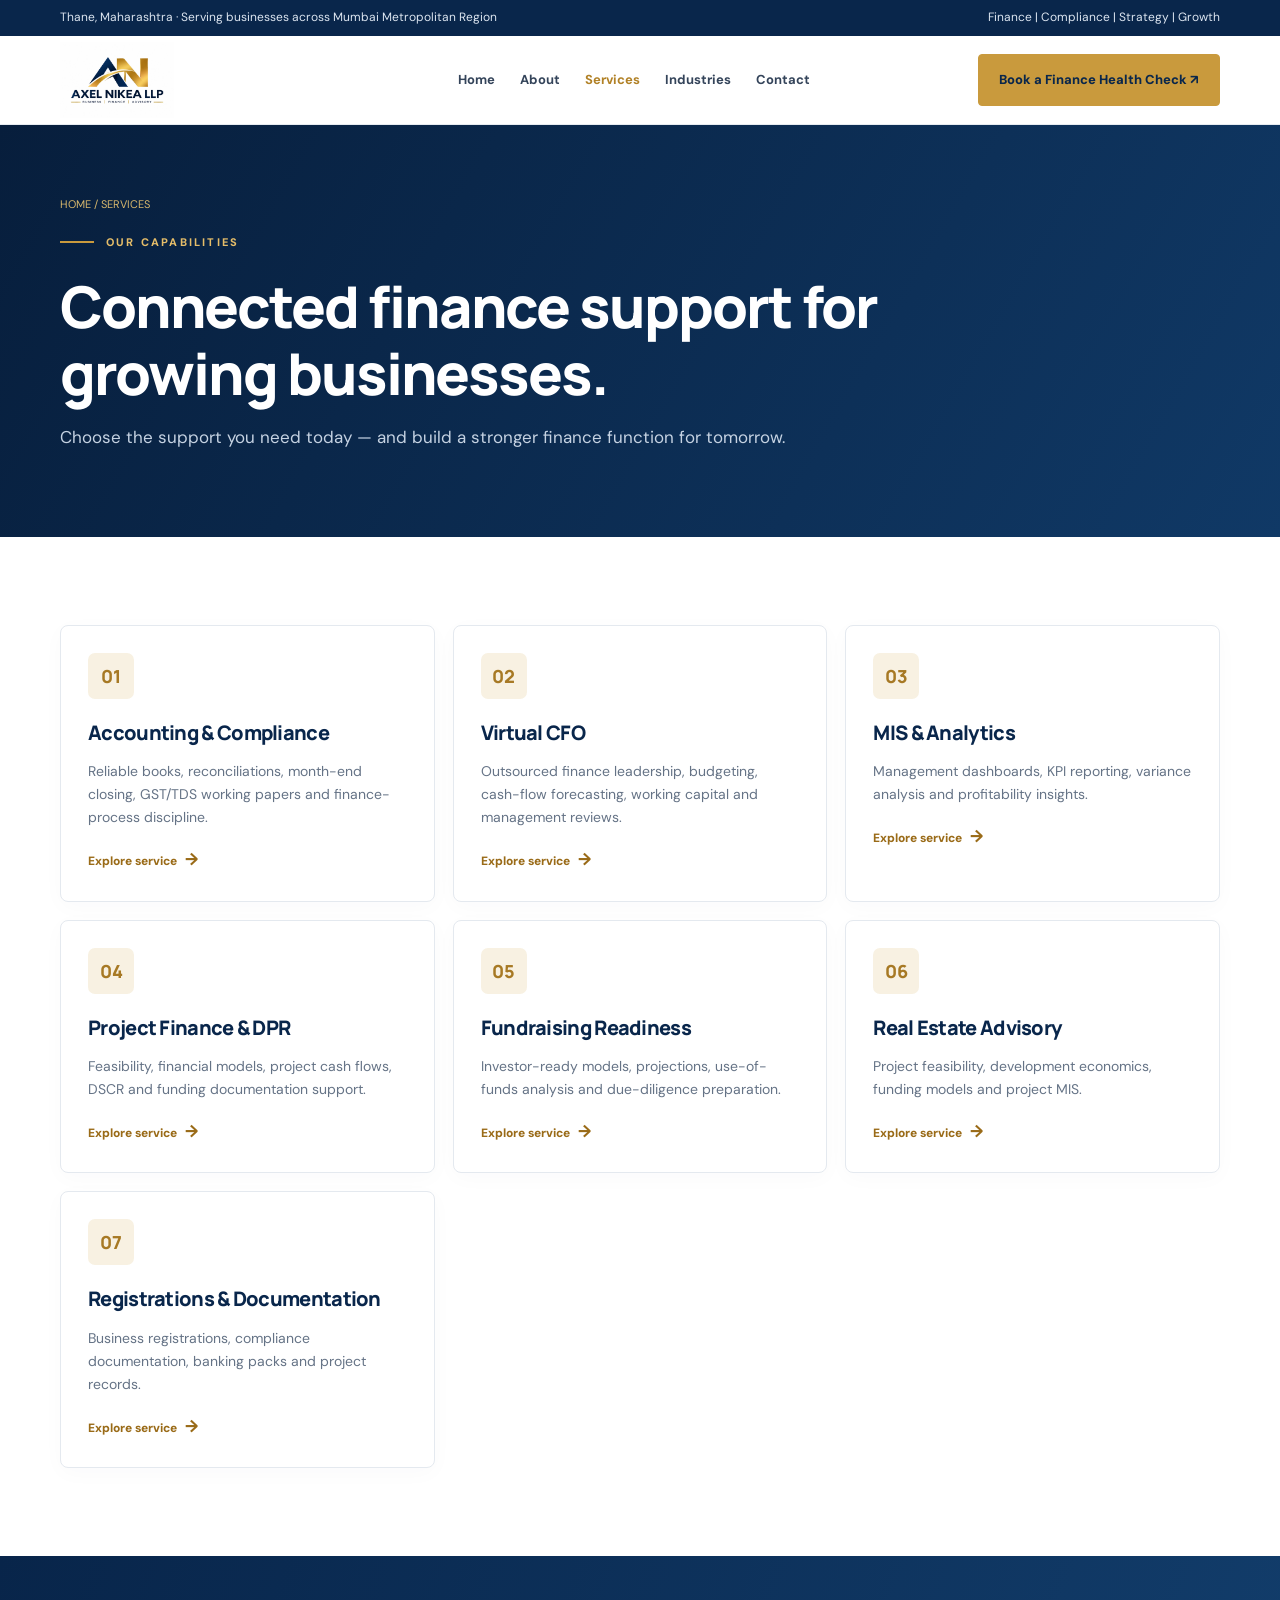
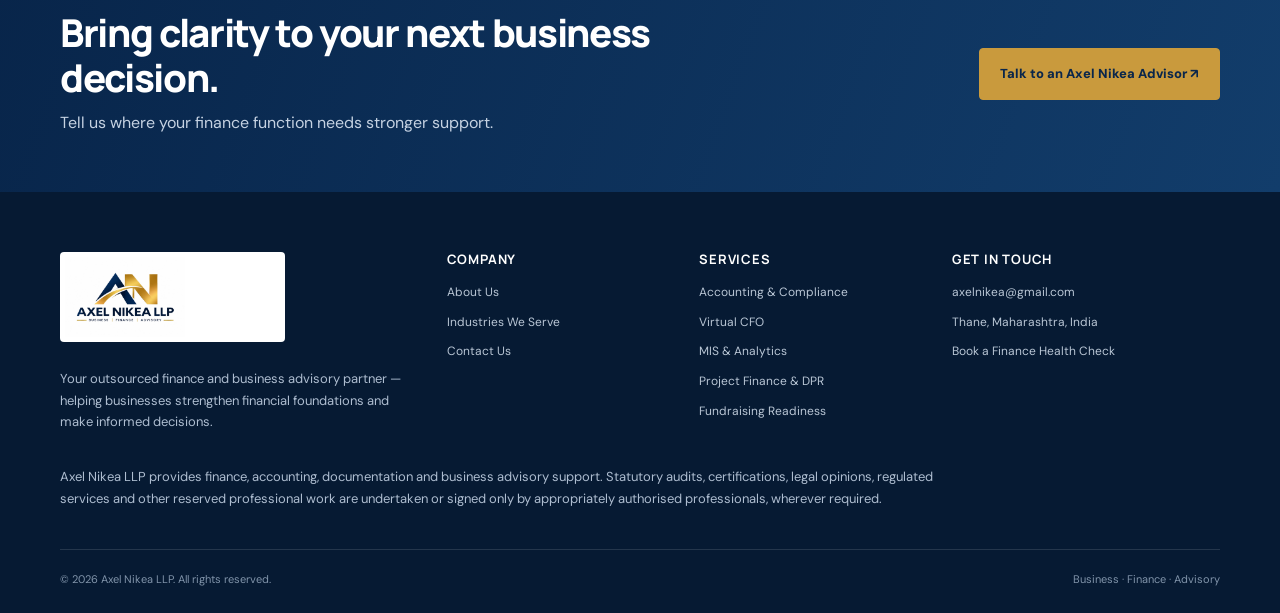
<file: services.html>
<!doctype html><html lang="en"><head><meta charset="utf-8"><meta name="viewport" content="width=device-width,initial-scale=1"><meta name="description" content="Explore accounting, compliance, Virtual CFO, MIS, project finance and business advisory services."><meta name="theme-color" content="#09264b"><title>Services | Axel Nikea LLP</title><link rel="icon" href="assets/axel-nikea-icon.webp"><link rel="stylesheet" href="styles.css"></head><body><div class="topbar"><div class="container"><span>Thane, Maharashtra · Serving businesses across Mumbai Metropolitan Region</span><span>Finance | Compliance | Strategy | Growth</span></div></div><header class="site-header"><div class="container nav"><a class="brand" href="index.html" aria-label="Axel Nikea home"><img src="assets/axel-nikea-logo.webp" alt="Axel Nikea LLP — Business Finance Advisory"></a><button class="menu-toggle" aria-label="Open navigation" aria-expanded="false">☰</button><nav class="navlinks"><a class="" href="index.html">Home</a><a class="" href="about.html">About</a><a class="active" href="services.html">Services</a><a class="" href="industries.html">Industries</a><a class="" href="contact.html">Contact</a></nav><a class="nav-cta" href="contact.html">Book a Finance Health Check ↗</a></div></header><main><section class="page-hero"><div class="container"><div class="breadcrumbs">HOME / SERVICES</div><div class="eyebrow">Our capabilities</div><h1>Connected finance support for growing businesses.</h1><p>Choose the support you need today — and build a stronger finance function for tomorrow.</p></div></section><section class="section"><div class="container"><div class="cards"><article class="card"><div class="card-icon">01</div><h3>Accounting & Compliance</h3><p>Reliable books, reconciliations, month-end closing, GST/TDS working papers and finance-process discipline.</p><a class="text-link" href="accounting-compliance.html">Explore service <span>→</span></a></article><article class="card"><div class="card-icon">02</div><h3>Virtual CFO</h3><p>Outsourced finance leadership, budgeting, cash-flow forecasting, working capital and management reviews.</p><a class="text-link" href="virtual-cfo.html">Explore service <span>→</span></a></article><article class="card"><div class="card-icon">03</div><h3>MIS & Analytics</h3><p>Management dashboards, KPI reporting, variance analysis and profitability insights.</p><a class="text-link" href="mis-analytics.html">Explore service <span>→</span></a></article><article class="card"><div class="card-icon">04</div><h3>Project Finance & DPR</h3><p>Feasibility, financial models, project cash flows, DSCR and funding documentation support.</p><a class="text-link" href="project-finance.html">Explore service <span>→</span></a></article><article class="card"><div class="card-icon">05</div><h3>Fundraising Readiness</h3><p>Investor-ready models, projections, use-of-funds analysis and due-diligence preparation.</p><a class="text-link" href="fundraising.html">Explore service <span>→</span></a></article><article class="card"><div class="card-icon">06</div><h3>Real Estate Advisory</h3><p>Project feasibility, development economics, funding models and project MIS.</p><a class="text-link" href="real-estate.html">Explore service <span>→</span></a></article><article class="card"><div class="card-icon">07</div><h3>Registrations & Documentation</h3><p>Business registrations, compliance documentation, banking packs and project records.</p><a class="text-link" href="documentation.html">Explore service <span>→</span></a></article></div></div></section></main><section class="cta-band"><div class="container cta-inner"><div><h2>Bring clarity to your next business decision.</h2><p>Tell us where your finance function needs stronger support.</p></div><a class="btn" href="contact.html">Talk to an Axel Nikea Advisor ↗</a></div></section><footer class="footer"><div class="container"><div class="footer-grid"><div><img class="footer-logo" src="assets/axel-nikea-logo.webp" alt="Axel Nikea LLP logo"><p>Your outsourced finance and business advisory partner — helping businesses strengthen financial foundations and make informed decisions.</p></div><div><h4>COMPANY</h4><a href="about.html">About Us</a><a href="industries.html">Industries We Serve</a><a href="contact.html">Contact Us</a></div><div><h4>SERVICES</h4><a href="accounting-compliance.html">Accounting & Compliance</a><a href="virtual-cfo.html">Virtual CFO</a><a href="mis-analytics.html">MIS & Analytics</a><a href="project-finance.html">Project Finance & DPR</a><a href="fundraising.html">Fundraising Readiness</a></div><div><h4>GET IN TOUCH</h4><a href="mailto:axelnikea@gmail.com">axelnikea@gmail.com</a><a href="contact.html">Thane, Maharashtra, India</a><a href="contact.html">Book a Finance Health Check</a></div></div><p class="disclaimer">Axel Nikea LLP provides finance, accounting, documentation and business advisory support. Statutory audits, certifications, legal opinions, regulated services and other reserved professional work are undertaken or signed only by appropriately authorised professionals, wherever required.</p><div class="copyright"><span>© <span id="year"></span> Axel Nikea LLP. All rights reserved.</span><span>Business · Finance · Advisory</span></div></div></footer><a class="btn mobile-cta" href="contact.html">Book a Finance Health Check ↗</a><script src="script.js"></script></body></html>
</file>
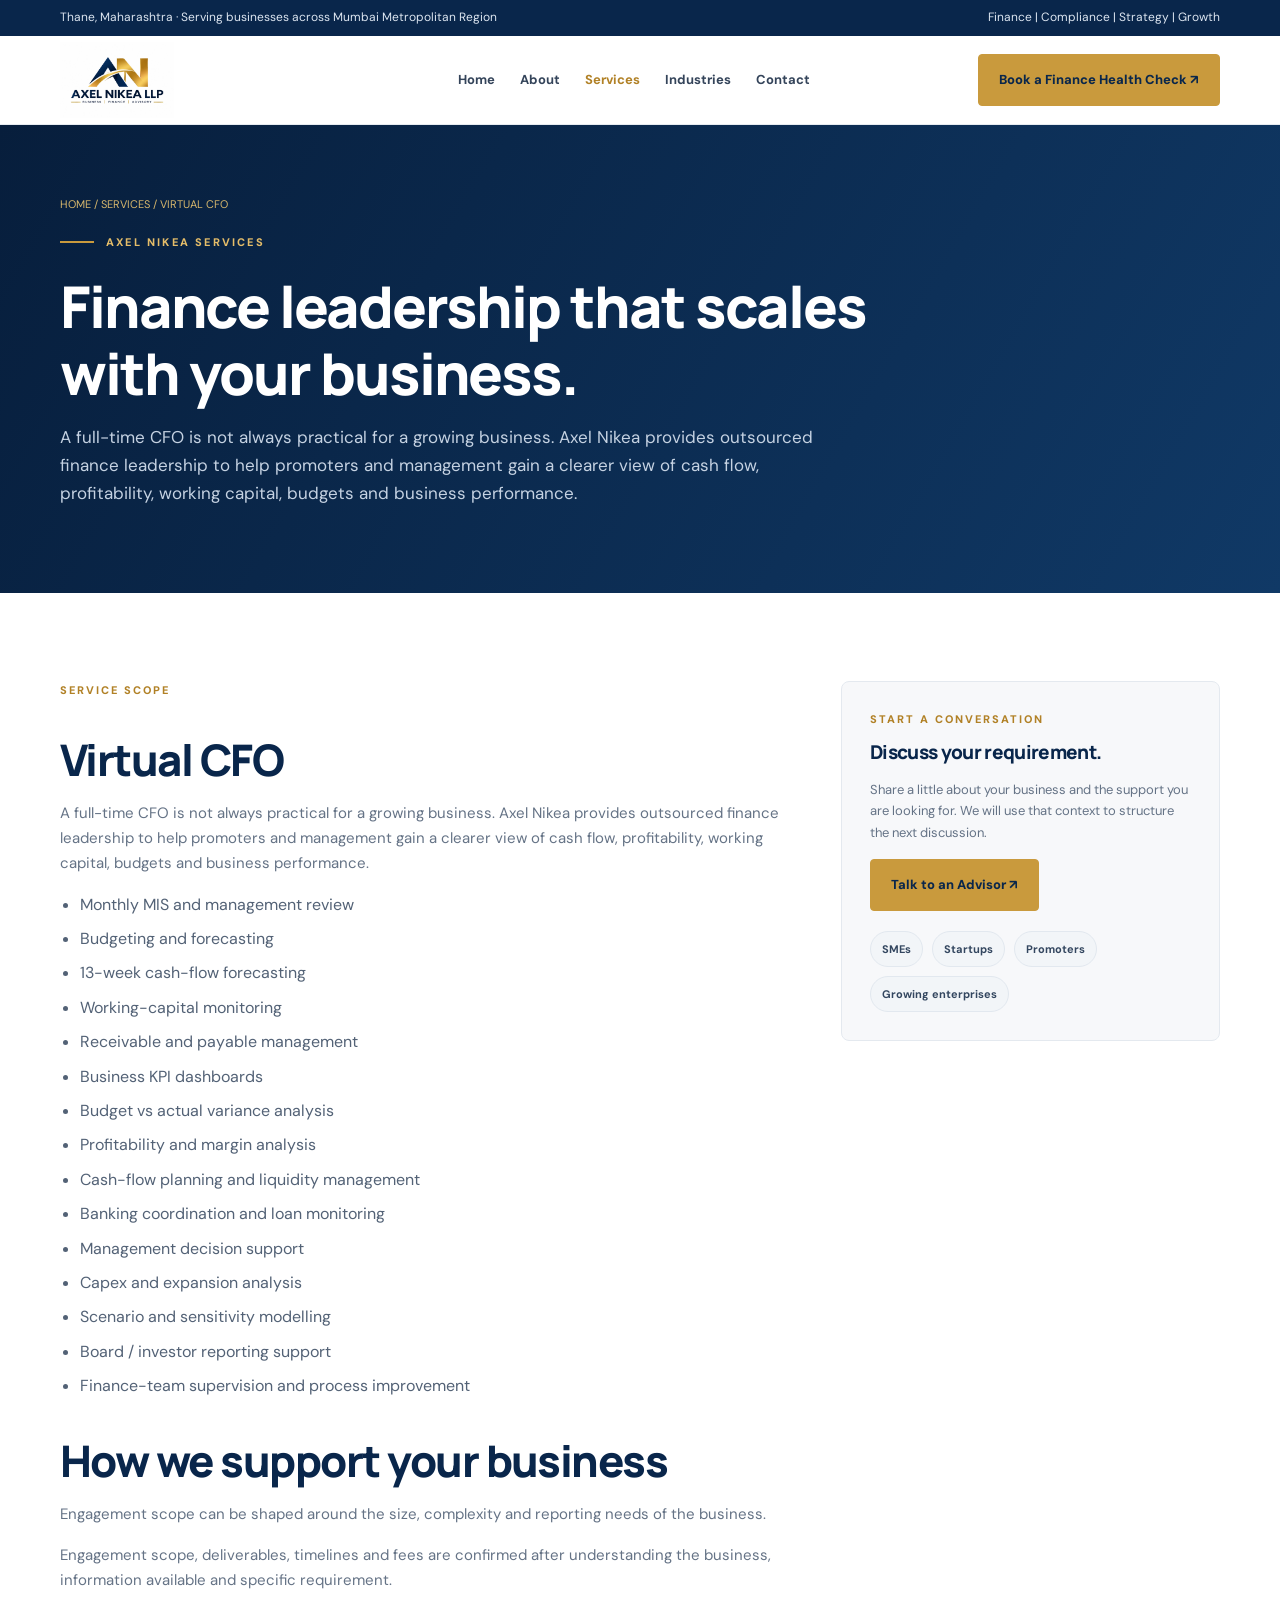
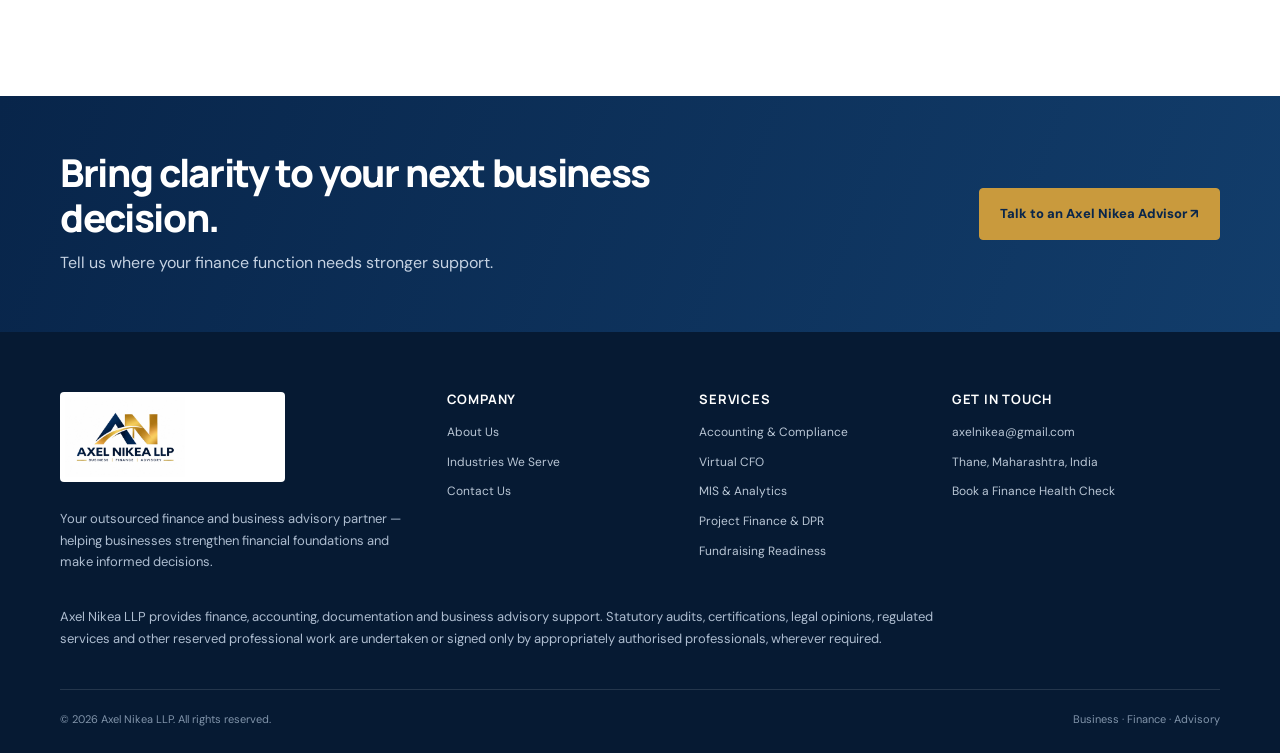
<file: virtual-cfo.html>
<!doctype html><html lang="en"><head><meta charset="utf-8"><meta name="viewport" content="width=device-width,initial-scale=1"><meta name="description" content="A full-time CFO is not always practical for a growing business. Axel Nikea provides outsourced finance leadership to help promoters and management gain a clearer view of cash flow, profitability, working capital, budgets and business performance."><meta name="theme-color" content="#09264b"><title>Virtual CFO | Axel Nikea LLP</title><link rel="icon" href="assets/axel-nikea-icon.webp"><link rel="stylesheet" href="styles.css"></head><body><div class="topbar"><div class="container"><span>Thane, Maharashtra · Serving businesses across Mumbai Metropolitan Region</span><span>Finance | Compliance | Strategy | Growth</span></div></div><header class="site-header"><div class="container nav"><a class="brand" href="index.html" aria-label="Axel Nikea home"><img src="assets/axel-nikea-logo.webp" alt="Axel Nikea LLP — Business Finance Advisory"></a><button class="menu-toggle" aria-label="Open navigation" aria-expanded="false">☰</button><nav class="navlinks"><a class="" href="index.html">Home</a><a class="" href="about.html">About</a><a class="active" href="services.html">Services</a><a class="" href="industries.html">Industries</a><a class="" href="contact.html">Contact</a></nav><a class="nav-cta" href="contact.html">Book a Finance Health Check ↗</a></div></header><main><section class="page-hero"><div class="container"><div class="breadcrumbs"><a href="index.html">HOME</a> / SERVICES / VIRTUAL CFO</div><div class="eyebrow">Axel Nikea services</div><h1>Finance leadership that scales with your business.</h1><p>A full-time CFO is not always practical for a growing business. Axel Nikea provides outsourced finance leadership to help promoters and management gain a clearer view of cash flow, profitability, working capital, budgets and business performance.</p></div></section><section class="section"><div class="container service-layout"><article class="content"><div class="kicker">Service scope</div><h2>Virtual CFO</h2><p>A full-time CFO is not always practical for a growing business. Axel Nikea provides outsourced finance leadership to help promoters and management gain a clearer view of cash flow, profitability, working capital, budgets and business performance.</p><ul><li>Monthly MIS and management review</li><li>Budgeting and forecasting</li><li>13-week cash-flow forecasting</li><li>Working-capital monitoring</li><li>Receivable and payable management</li><li>Business KPI dashboards</li><li>Budget vs actual variance analysis</li><li>Profitability and margin analysis</li><li>Cash-flow planning and liquidity management</li><li>Banking coordination and loan monitoring</li><li>Management decision support</li><li>Capex and expansion analysis</li><li>Scenario and sensitivity modelling</li><li>Board / investor reporting support</li><li>Finance-team supervision and process improvement</li></ul><h2>How we support your business</h2><p>Engagement scope can be shaped around the size, complexity and reporting needs of the business.</p><p>Engagement scope, deliverables, timelines and fees are confirmed after understanding the business, information available and specific requirement.</p></article><aside class="side-card"><div class="kicker">Start a conversation</div><h3>Discuss your requirement.</h3><p>Share a little about your business and the support you are looking for. We will use that context to structure the next discussion.</p><a class="btn" href="contact.html">Talk to an Advisor ↗</a><div class="pill-list"><span class="pill">SMEs</span><span class="pill">Startups</span><span class="pill">Promoters</span><span class="pill">Growing enterprises</span></div></aside></div></section></main><section class="cta-band"><div class="container cta-inner"><div><h2>Bring clarity to your next business decision.</h2><p>Tell us where your finance function needs stronger support.</p></div><a class="btn" href="contact.html">Talk to an Axel Nikea Advisor ↗</a></div></section><footer class="footer"><div class="container"><div class="footer-grid"><div><img class="footer-logo" src="assets/axel-nikea-logo.webp" alt="Axel Nikea LLP logo"><p>Your outsourced finance and business advisory partner — helping businesses strengthen financial foundations and make informed decisions.</p></div><div><h4>COMPANY</h4><a href="about.html">About Us</a><a href="industries.html">Industries We Serve</a><a href="contact.html">Contact Us</a></div><div><h4>SERVICES</h4><a href="accounting-compliance.html">Accounting & Compliance</a><a href="virtual-cfo.html">Virtual CFO</a><a href="mis-analytics.html">MIS & Analytics</a><a href="project-finance.html">Project Finance & DPR</a><a href="fundraising.html">Fundraising Readiness</a></div><div><h4>GET IN TOUCH</h4><a href="mailto:axelnikea@gmail.com">axelnikea@gmail.com</a><a href="contact.html">Thane, Maharashtra, India</a><a href="contact.html">Book a Finance Health Check</a></div></div><p class="disclaimer">Axel Nikea LLP provides finance, accounting, documentation and business advisory support. Statutory audits, certifications, legal opinions, regulated services and other reserved professional work are undertaken or signed only by appropriately authorised professionals, wherever required.</p><div class="copyright"><span>© <span id="year"></span> Axel Nikea LLP. All rights reserved.</span><span>Business · Finance · Advisory</span></div></div></footer><a class="btn mobile-cta" href="contact.html">Book a Finance Health Check ↗</a><script src="script.js"></script></body></html>
</file>
<file: styles.css>
@import url('https://fonts.googleapis.com/css2?family=DM+Sans:wght@400;500;600;700&family=Manrope:wght@400;500;600;700;800&display=swap');
:root{--navy:#09264b;--navy2:#0d3564;--gold:#c99a3d;--gold2:#e5bd69;--ink:#17263a;--muted:#657386;--paper:#f7f8fa;--line:#e4e9ef;--white:#fff;--shadow:0 18px 55px rgba(9,38,75,.10)}
*{box-sizing:border-box}html{scroll-behavior:smooth}body{margin:0;font-family:'DM Sans',sans-serif;color:var(--ink);background:#fff;line-height:1.65}h1,h2,h3,h4{font-family:Manrope,sans-serif;line-height:1.16;letter-spacing:-.035em;color:var(--navy);margin:0 0 16px}h1{font-size:clamp(2.6rem,5.4vw,4.8rem);font-weight:800}h2{font-size:clamp(2rem,3.4vw,3rem);font-weight:800}h3{font-size:1.25rem;font-weight:800}p{margin:0 0 16px;color:var(--muted)}a{color:inherit;text-decoration:none}.container{width:min(1160px,calc(100% - 44px));margin:auto}.topbar{background:var(--navy);color:#dce5f0;font-size:12px;padding:8px 0}.topbar .container{display:flex;justify-content:space-between;gap:14px;flex-wrap:wrap}.site-header{position:sticky;top:0;z-index:20;background:rgba(255,255,255,.96);backdrop-filter:blur(14px);border-bottom:1px solid rgba(228,233,239,.9)}.nav{height:88px;display:flex;align-items:center;justify-content:space-between;gap:24px}.brand img{display:block;width:230px;max-height:76px;object-fit:contain;object-position:left center}.navlinks{display:flex;align-items:center;gap:25px;font-size:13px;font-weight:700;color:#34445a}.navlinks a:hover,.navlinks a.active{color:#b18126}.nav-cta,.btn{display:inline-flex;align-items:center;justify-content:center;gap:10px;background:var(--gold);color:var(--navy);padding:14px 20px;border-radius:4px;font-weight:800;font-size:13px;border:1px solid var(--gold);transition:.2s}.nav-cta:hover,.btn:hover{background:#e4b955;transform:translateY(-2px)}.btn-outline{background:transparent;color:#fff;border-color:rgba(255,255,255,.55)}.btn-outline:hover{color:var(--navy);background:#fff}.menu-toggle{display:none;background:none;border:0;color:var(--navy);font-size:27px}.hero{position:relative;overflow:hidden;background:linear-gradient(120deg,#071e3c 0%,#0b2d57 62%,#123d6d 100%);color:white;padding:92px 0 84px}.hero:before,.hero:after{content:'';position:absolute;border:1px solid rgba(201,154,61,.3);border-radius:50%;width:580px;height:580px;right:-120px;top:-280px}.hero:after{width:420px;height:420px;right:5%;top:38%;border-color:rgba(255,255,255,.08)}.hero-grid{display:grid;grid-template-columns:1.05fr .95fr;align-items:center;gap:50px;position:relative;z-index:1}.eyebrow{display:flex;align-items:center;gap:12px;color:var(--gold2);font-size:11px;font-weight:800;letter-spacing:.2em;text-transform:uppercase;margin-bottom:22px}.eyebrow:before{content:'';width:34px;height:2px;background:var(--gold)}.hero h1{color:#fff;max-width:700px}.hero h1 span{color:#f0c45f}.hero-copy{font-size:18px;color:#c5d2e2;max-width:610px;margin:24px 0 30px}.hero-actions{display:flex;gap:13px;flex-wrap:wrap}.hero-note{margin-top:38px;color:#aebed0;font-size:12px;letter-spacing:.06em}.visual-panel{position:relative;min-height:390px;display:flex;align-items:center;justify-content:center}.orb{position:absolute;width:360px;height:360px;border-radius:50%;border:1px solid rgba(218,177,91,.65);box-shadow:0 0 0 22px rgba(201,154,61,.035),0 0 0 55px rgba(201,154,61,.025)}.dashboard{position:relative;width:min(430px,100%);padding:25px;border-radius:12px;background:linear-gradient(145deg,rgba(255,255,255,.16),rgba(255,255,255,.07));border:1px solid rgba(255,255,255,.22);box-shadow:0 25px 70px rgba(0,0,0,.25);backdrop-filter:blur(12px)}.dash-head{display:flex;justify-content:space-between;align-items:center;color:#fff;font-size:12px;margin-bottom:25px}.dash-chip{background:rgba(201,154,61,.18);color:#f1ca75;padding:6px 10px;border-radius:20px}.dash-value{font:800 34px Manrope;color:#fff}.dash-sub{font-size:11px;color:#b8c7d9}.chart{height:110px;display:flex;align-items:end;gap:9px;margin:20px 0 12px;border-bottom:1px solid rgba(255,255,255,.18);padding:0 6px}.chart i{display:block;flex:1;border-radius:5px 5px 0 0;background:linear-gradient(180deg,#e9c36e,#b98227);opacity:.95}.dash-foot{display:flex;justify-content:space-between;color:#c2d0df;font-size:11px}.section{padding:88px 0}.section-soft{background:var(--paper)}.section-head{max-width:720px;margin-bottom:42px}.section-head.center{text-align:center;margin-left:auto;margin-right:auto}.section-head p{font-size:16px}.kicker{font-size:11px;letter-spacing:.18em;text-transform:uppercase;font-weight:800;color:#b18126;margin-bottom:13px}.trust{background:#fff;border-bottom:1px solid var(--line);padding:23px 0}.trust-row{display:grid;grid-template-columns:repeat(6,1fr);gap:14px;text-align:center}.trust-item{font-size:11px;font-weight:800;letter-spacing:.05em;color:#46566b}.trust-item b{display:block;color:var(--gold);font-size:18px;margin-bottom:5px}.cards{display:grid;grid-template-columns:repeat(3,1fr);gap:18px}.card{background:#fff;border:1px solid var(--line);padding:27px;border-radius:8px;transition:.25s;box-shadow:0 5px 22px rgba(12,39,70,.025)}.card:hover{transform:translateY(-5px);box-shadow:var(--shadow);border-color:#d7bd85}.card-icon{width:46px;height:46px;border-radius:7px;background:#f8f1e2;color:#a77924;display:grid;place-items:center;font:800 18px Manrope;margin-bottom:22px}.card p{font-size:14px;margin-bottom:16px}.text-link{font-size:12px;font-weight:800;color:#9a6b18}.text-link span{font-size:17px;margin-left:5px}.split{display:grid;grid-template-columns:1fr 1fr;gap:60px;align-items:center}.feature-box{background:var(--navy);color:#fff;border-radius:10px;padding:36px;position:relative;overflow:hidden}.feature-box:after{content:'';position:absolute;width:250px;height:250px;border:1px solid rgba(201,154,61,.35);border-radius:50%;right:-95px;bottom:-140px}.feature-box h3{color:#fff;font-size:23px}.feature-box p{color:#c2d0df}.check-list{list-style:none;margin:22px 0 0;padding:0;display:grid;gap:13px}.check-list li{display:flex;gap:11px;color:#d9e2ed;font-size:14px}.check-list li:before{content:'✓';color:#e5bd69;font-weight:900}.steps{display:grid;grid-template-columns:repeat(5,1fr);gap:12px}.step{padding:22px 18px;border-top:2px solid var(--gold);background:#fff;box-shadow:0 7px 25px rgba(9,38,75,.05)}.step strong{display:block;font:800 12px Manrope;color:var(--gold);margin-bottom:10px}.step h3{font-size:16px}.step p{font-size:12px;margin:0}.cta-band{background:linear-gradient(110deg,#08254a,#123d6b);padding:55px 0;color:#fff}.cta-inner{display:flex;align-items:center;justify-content:space-between;gap:30px}.cta-inner h2{color:#fff;font-size:clamp(1.8rem,3vw,2.6rem);max-width:650px;margin:0}.cta-inner p{color:#c5d2e2;margin:10px 0 0}.page-hero{background:linear-gradient(120deg,#071e3c,#103966);padding:70px 0;color:white}.page-hero h1{color:#fff;font-size:clamp(2.4rem,4.5vw,4rem);max-width:850px}.page-hero p{color:#c5d2e2;font-size:17px;max-width:760px}.breadcrumbs{font-size:11px;color:#d7b76c;margin-bottom:20px}.service-layout{display:grid;grid-template-columns:1.45fr .75fr;gap:48px;align-items:start}.content h2{margin:36px 0 16px}.content h3{margin:25px 0 10px}.content p{font-size:15px}.content ul{padding-left:20px;color:#536276;display:grid;gap:8px}.side-card{position:sticky;top:120px;background:#f7f8fa;border:1px solid var(--line);padding:28px;border-radius:8px}.side-card h3{font-size:19px}.side-card p{font-size:13px}.pill-list{display:flex;flex-wrap:wrap;gap:9px;margin-top:20px}.pill{font-size:11px;font-weight:700;color:#33465f;background:#f2f5f8;border:1px solid #e2e8ef;padding:8px 11px;border-radius:30px}.industries{display:grid;grid-template-columns:repeat(3,1fr);gap:14px}.industry{padding:22px;background:#fff;border:1px solid var(--line);border-radius:7px}.industry h3{font-size:16px}.industry p{font-size:13px;margin:0}.contact-grid{display:grid;grid-template-columns:.8fr 1.2fr;gap:36px}.contact-panel{background:var(--navy);padding:34px;border-radius:9px;color:#fff}.contact-panel h3{color:#fff}.contact-panel p{color:#c3d0df}.contact-item{margin-top:23px;font-size:14px;color:#fff}.contact-item small{display:block;color:#9fb2c8;font-size:10px;letter-spacing:.13em;text-transform:uppercase}.form{border:1px solid var(--line);padding:32px;border-radius:9px;box-shadow:var(--shadow)}.form-grid{display:grid;grid-template-columns:1fr 1fr;gap:16px}.field{display:grid;gap:7px;margin-bottom:15px}.field.full{grid-column:1/-1}.field label{font-size:12px;font-weight:800;color:#394a60}.field input,.field select,.field textarea{width:100%;padding:13px 14px;border:1px solid #dce3eb;border-radius:4px;font:14px 'DM Sans';background:#fff;color:var(--ink)}.field textarea{min-height:125px;resize:vertical}.form-note{font-size:11px;color:#8793a2;margin-top:13px}.footer{background:#061a33;color:#d5dfeb;padding:60px 0 25px}.footer-grid{display:grid;grid-template-columns:1.3fr .8fr .8fr 1fr;gap:38px}.footer-logo{width:225px;max-height:90px;object-fit:contain;object-position:left center;background:#fff;border-radius:4px;padding:5px}.footer p{color:#aebdd0;font-size:13px;margin-top:18px}.footer h4{color:#fff;font-size:13px;letter-spacing:.06em}.footer a{display:block;color:#b9c6d5;font-size:12px;margin:10px 0}.footer a:hover{color:#e5bd69}.copyright{border-top:1px solid rgba(255,255,255,.12);margin-top:40px;padding-top:20px;color:#8194aa;font-size:11px;display:flex;justify-content:space-between;gap:15px;flex-wrap:wrap}.disclaimer{font-size:11px;color:#9caec2;max-width:900px;margin-top:15px}.mobile-cta{display:none}
@media(max-width:980px){.navlinks{gap:13px;font-size:12px}.nav-cta{display:none}.hero-grid{gap:25px}.cards{grid-template-columns:repeat(2,1fr)}.trust-row{grid-template-columns:repeat(3,1fr)}.footer-grid{grid-template-columns:1fr 1fr}.steps{grid-template-columns:repeat(3,1fr)}}
@media(max-width:720px){.topbar .container{justify-content:center}.nav{height:72px}.brand img{width:190px;max-height:60px}.menu-toggle{display:block}.navlinks{display:none;position:absolute;top:72px;left:0;right:0;background:#fff;padding:18px 24px 25px;border-bottom:1px solid var(--line);box-shadow:0 15px 25px rgba(0,0,0,.08);flex-direction:column;align-items:stretch;gap:0}.navlinks.open{display:flex}.navlinks a{padding:12px 0;border-bottom:1px solid #edf0f4}.hero{padding:66px 0 55px}.hero-grid,.split,.service-layout,.contact-grid{grid-template-columns:1fr}.visual-panel{min-height:300px}.orb{width:270px;height:270px}.dashboard{max-width:380px}.section{padding:64px 0}.cards,.industries{grid-template-columns:1fr}.trust-row{grid-template-columns:repeat(2,1fr)}.steps{grid-template-columns:1fr 1fr}.cta-inner{align-items:flex-start;flex-direction:column}.side-card{position:static}.footer-grid{grid-template-columns:1fr 1fr}.form-grid{grid-template-columns:1fr}.field.full{grid-column:auto}.mobile-cta{display:flex;position:fixed;bottom:12px;left:12px;right:12px;z-index:25;justify-content:center;box-shadow:0 8px 28px rgba(0,0,0,.2)}.copyright{padding-bottom:55px}}
@media(max-width:430px){.container{width:min(100% - 30px,1160px)}.steps{grid-template-columns:1fr}.footer-grid{grid-template-columns:1fr}.hero-actions .btn{width:100%}.trust-item{font-size:10px}}
</file>
